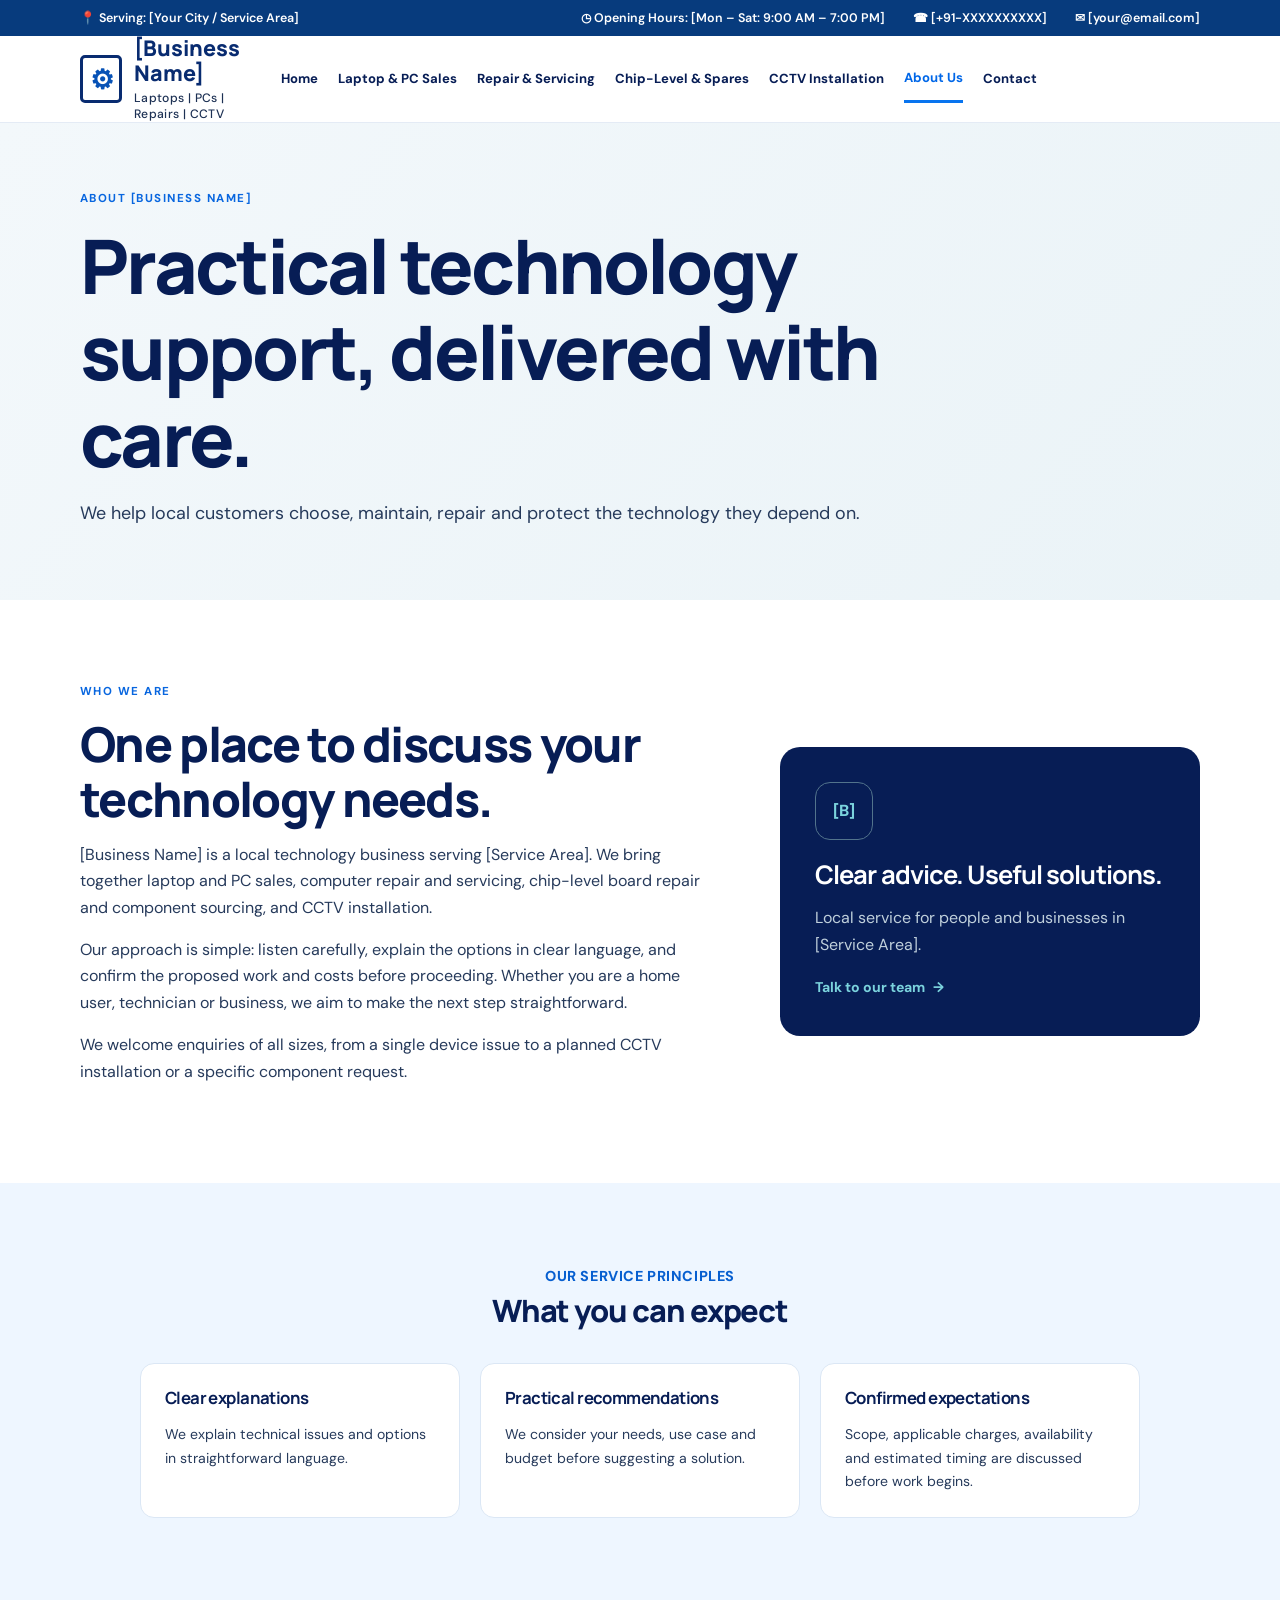
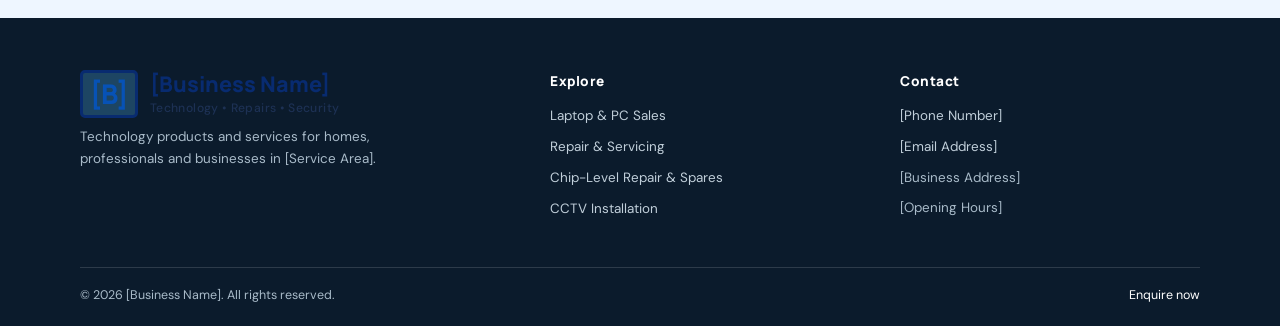
<file: about.html>
<!doctype html>
<html lang="en"><head><meta charset="utf-8"><meta name="viewport" content="width=device-width, initial-scale=1"><meta name="description" content="Learn about [Business Name], a local technology sales, repair and CCTV service business."><title>About Us | [Business Name]</title><link rel="stylesheet" href="assets/styles.css"><script src="assets/script.js" defer></script></head><body><a class="skip-link" href="#main">Skip to content</a><div class="topbar"><div class="container topbar-inner"><span>📍 Serving: [Your City / Service Area]</span><div class="topbar-contact"><span>◷ Opening Hours: [Mon – Sat: 9:00 AM – 7:00 PM]</span><a href="tel:[Phone Number]">☎ [+91-XXXXXXXXXX]</a><a href="mailto:[Email Address]">✉ [your@email.com]</a></div></div></div><header class="site-header"><div class="container header-inner"><a class="brand" href="index.html"><span class="brand-mark">⚙</span><span>[Business Name]<small>Laptops | PCs | Repairs | CCTV</small></span></a><button class="nav-toggle" aria-expanded="false" aria-controls="site-nav" aria-label="Open navigation"><span></span><span></span><span></span></button><nav id="site-nav" class="site-nav" aria-label="Main navigation"><a href="index.html">Home</a><a href="sales.html">Laptop &amp; PC Sales</a><a href="repairs.html">Repair &amp; Servicing</a><a href="chip-level.html">Chip-Level &amp; Spares</a><a href="cctv.html">CCTV Installation</a><a href="about.html" aria-current="page">About Us</a><a href="contact.html">Contact</a><a href="contact.html#contact-form" class="nav-cta">▦ Book a Service</a></nav></div></header><main id="main"><section class="page-hero"><div class="container"><p class="eyebrow">About [Business Name]</p><h1>Practical technology support, delivered with care.</h1><p class="lead">We help local customers choose, maintain, repair and protect the technology they depend on.</p></div></section><section class="section"><div class="container about-layout"><div><p class="eyebrow">Who we are</p><h2>One place to discuss your technology needs.</h2><p>[Business Name] is a local technology business serving [Service Area]. We bring together laptop and PC sales, computer repair and servicing, chip-level board repair and component sourcing, and CCTV installation.</p><p>Our approach is simple: listen carefully, explain the options in clear language, and confirm the proposed work and costs before proceeding. Whether you are a home user, technician or business, we aim to make the next step straightforward.</p><p>We welcome enquiries of all sizes, from a single device issue to a planned CCTV installation or a specific component request.</p></div><div class="about-highlight"><span class="highlight-symbol">[B]</span><h3>Clear advice. Useful solutions.</h3><p>Local service for people and businesses in [Service Area].</p><a class="text-link" href="contact.html">Talk to our team <span>→</span></a></div></div></section><section class="section section-soft"><div class="container section-heading"><p class="eyebrow">Our service principles</p><h2>What you can expect</h2><div class="principle-grid"><article><h3>Clear explanations</h3><p>We explain technical issues and options in straightforward language.</p></article><article><h3>Practical recommendations</h3><p>We consider your needs, use case and budget before suggesting a solution.</p></article><article><h3>Confirmed expectations</h3><p>Scope, applicable charges, availability and estimated timing are discussed before work begins.</p></article></div></div></section></main><footer class="site-footer"><div class="container footer-grid"><div><a class="brand brand-footer" href="index.html"><span class="brand-mark">[B]</span><span>[Business Name]<small>Technology • Repairs • Security</small></span></a><p class="footer-about">Technology products and services for homes, professionals and businesses in [Service Area].</p></div><div><h2>Explore</h2><a href="sales.html">Laptop & PC Sales</a><a href="repairs.html">Repair & Servicing</a><a href="chip-level.html">Chip-Level Repair & Spares</a><a href="cctv.html">CCTV Installation</a></div><div><h2>Contact</h2><a href="tel:[Phone Number]">[Phone Number]</a><a href="mailto:[Email Address]">[Email Address]</a><p>[Business Address]</p><p>[Opening Hours]</p></div></div><div class="container footer-bottom"><span>© <span data-year></span> [Business Name]. All rights reserved.</span><a href="contact.html">Enquire now</a></div></footer></body></html>
</file>
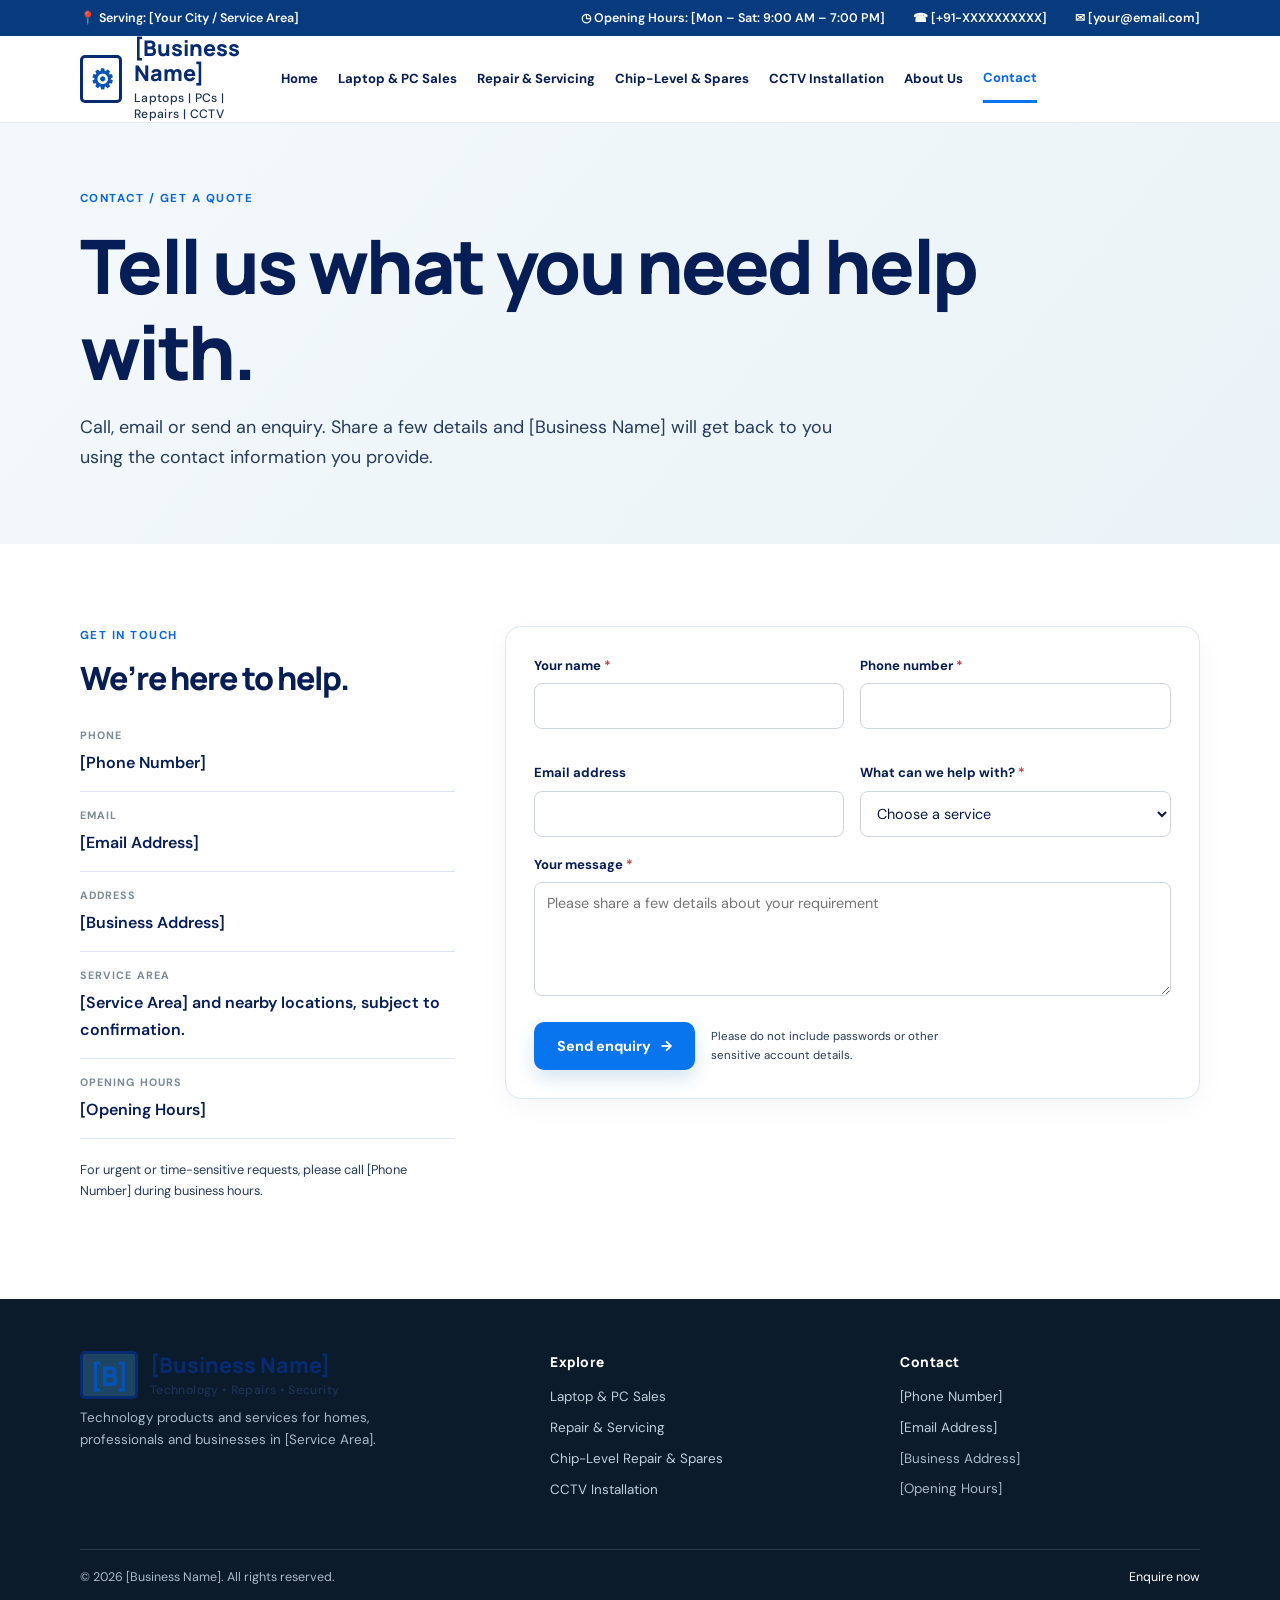
<file: contact.html>
<!doctype html>
<html lang="en"><head><meta charset="utf-8"><meta name="viewport" content="width=device-width, initial-scale=1"><meta name="description" content="Contact [Business Name] for laptop sales, computer repairs, chip-level services, component spares and CCTV installation."><title>Contact & Get a Quote | [Business Name]</title><link rel="stylesheet" href="assets/styles.css"><script src="assets/script.js" defer></script></head><body><a class="skip-link" href="#main">Skip to content</a><div class="topbar"><div class="container topbar-inner"><span>📍 Serving: [Your City / Service Area]</span><div class="topbar-contact"><span>◷ Opening Hours: [Mon – Sat: 9:00 AM – 7:00 PM]</span><a href="tel:[Phone Number]">☎ [+91-XXXXXXXXXX]</a><a href="mailto:[Email Address]">✉ [your@email.com]</a></div></div></div><header class="site-header"><div class="container header-inner"><a class="brand" href="index.html"><span class="brand-mark">⚙</span><span>[Business Name]<small>Laptops | PCs | Repairs | CCTV</small></span></a><button class="nav-toggle" aria-expanded="false" aria-controls="site-nav" aria-label="Open navigation"><span></span><span></span><span></span></button><nav id="site-nav" class="site-nav" aria-label="Main navigation"><a href="index.html">Home</a><a href="sales.html">Laptop &amp; PC Sales</a><a href="repairs.html">Repair &amp; Servicing</a><a href="chip-level.html">Chip-Level &amp; Spares</a><a href="cctv.html">CCTV Installation</a><a href="about.html">About Us</a><a href="contact.html" aria-current="page">Contact</a><a href="contact.html#contact-form" class="nav-cta">▦ Book a Service</a></nav></div></header><main id="main"><section class="page-hero"><div class="container"><p class="eyebrow">Contact / Get a quote</p><h1>Tell us what you need help with.</h1><p class="lead">Call, email or send an enquiry. Share a few details and [Business Name] will get back to you using the contact information you provide.</p></div></section><section class="section"><div class="container contact-grid"><div class="contact-details"><p class="eyebrow">Get in touch</p><h2>We’re here to help.</h2><div class="contact-item"><span>Phone</span><a href="tel:[Phone Number]">[Phone Number]</a></div><div class="contact-item"><span>Email</span><a href="mailto:[Email Address]">[Email Address]</a></div><div class="contact-item"><span>Address</span><p>[Business Address]</p></div><div class="contact-item"><span>Service area</span><p>[Service Area] and nearby locations, subject to confirmation.</p></div><div class="contact-item"><span>Opening hours</span><p>[Opening Hours]</p></div><p class="contact-small">For urgent or time-sensitive requests, please call [Phone Number] during business hours.</p></div><div class="contact-form-card"><section class="form-section" id="contact-form"><div class="form-wrap"><div class="form-intro"><p class="eyebrow">Start an enquiry</p><h2>Send an enquiry</h2><p>Choose the service you are interested in and tell us how we can help.</p><p class="form-side-note">We’ll use these details to understand your request and contact you about the next step.</p></div><form class="request-form" data-request-form data-form-type="contact-form">
<div class="form-grid"><div class="field"><label for="contact-name">Your name <span>*</span></label><input id="contact-name" name="name" autocomplete="name" required></div><div class="field"><label for="contact-phone">Phone number <span>*</span></label><input id="contact-phone" name="phone" type="tel" autocomplete="tel" required pattern="[0-9+() .-]{7,20}" title="Enter a valid phone number"></div><div class="field"><label for="contact-email">Email address</label><input id="contact-email" name="email" type="email" autocomplete="email"></div><div class="field"><label for="contact-topic">What can we help with? <span>*</span></label><select id="contact-topic" name="enquiry_type" required><option value="">Choose a service</option><option>Laptop / PC sales</option><option>Computer repair / servicing</option><option>Chip-level repair / component spares</option><option>CCTV installation</option><option>General enquiry</option></select></div></div><div class="field"><label for="contact-message">Your message <span>*</span></label><textarea id="contact-message" name="message" rows="5" required placeholder="Please share a few details about your requirement"></textarea></div>
<div class="form-actions"><button class="button button-primary" type="submit">Send enquiry <span aria-hidden="true">→</span></button><p class="privacy-note">Please do not include passwords or other sensitive account details.</p></div><div class="form-message" role="status" aria-live="polite"></div>
</form></div></section></div></div></section></main><footer class="site-footer"><div class="container footer-grid"><div><a class="brand brand-footer" href="index.html"><span class="brand-mark">[B]</span><span>[Business Name]<small>Technology • Repairs • Security</small></span></a><p class="footer-about">Technology products and services for homes, professionals and businesses in [Service Area].</p></div><div><h2>Explore</h2><a href="sales.html">Laptop & PC Sales</a><a href="repairs.html">Repair & Servicing</a><a href="chip-level.html">Chip-Level Repair & Spares</a><a href="cctv.html">CCTV Installation</a></div><div><h2>Contact</h2><a href="tel:[Phone Number]">[Phone Number]</a><a href="mailto:[Email Address]">[Email Address]</a><p>[Business Address]</p><p>[Opening Hours]</p></div></div><div class="container footer-bottom"><span>© <span data-year></span> [Business Name]. All rights reserved.</span><a href="contact.html">Enquire now</a></div></footer></body></html>
</file>
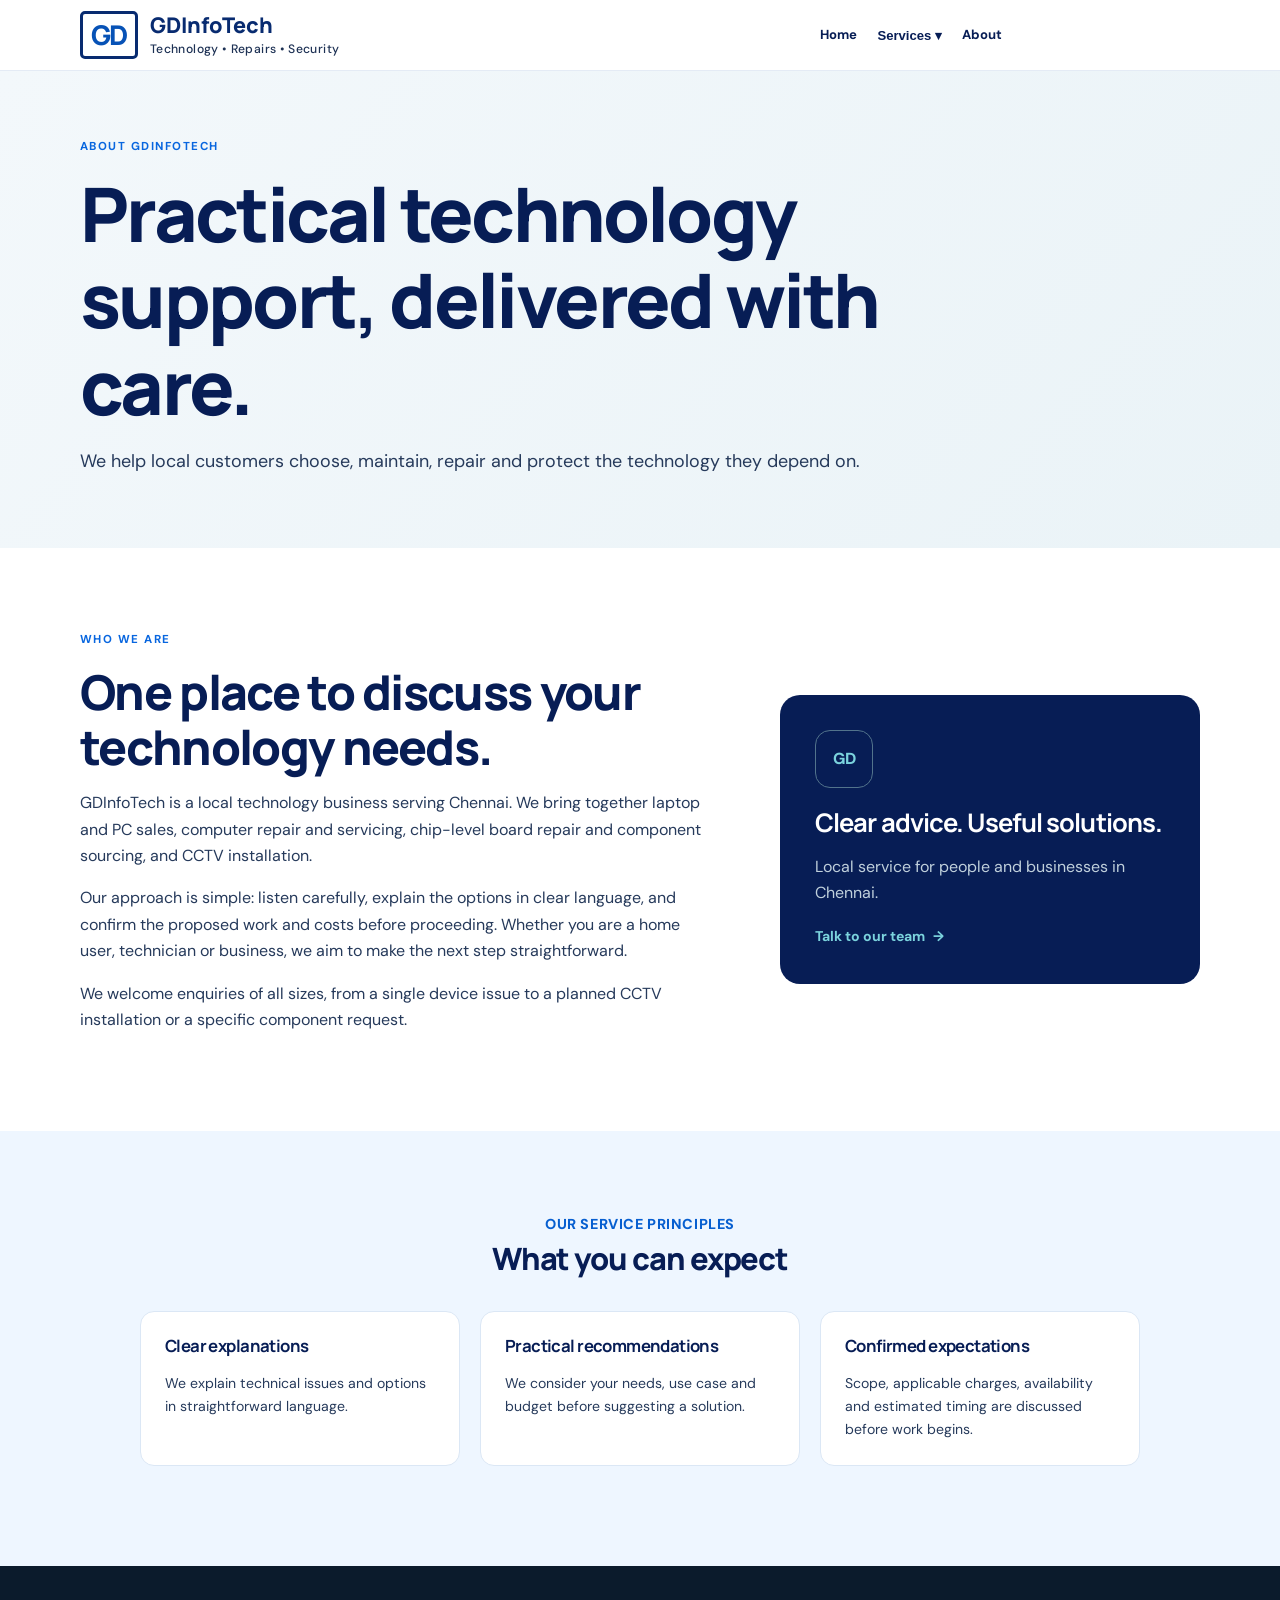
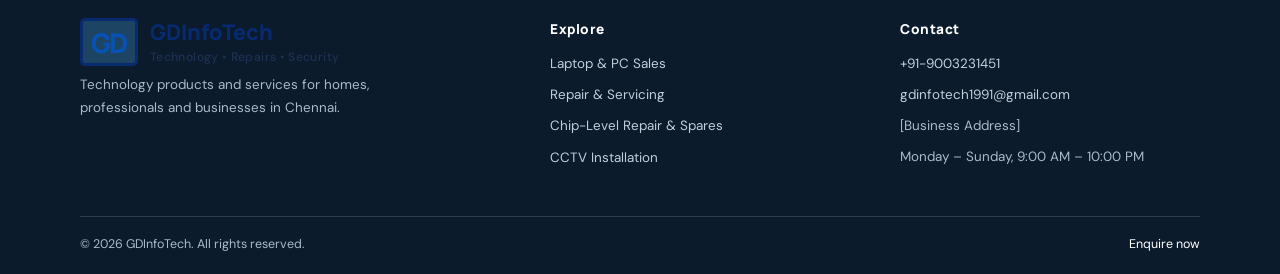
<file: GDInfoTech/about.html>
<!doctype html>
<html lang="en"><head><meta charset="utf-8"><meta name="viewport" content="width=device-width, initial-scale=1"><meta name="description" content="Learn about GDInfoTech, a local technology sales, repair and CCTV service business."><title>About Us | GDInfoTech</title><link rel="stylesheet" href="assets/styles.css"><script src="assets/script.js" defer></script></head><body><a class="skip-link" href="#main">Skip to content</a><header class="site-header"><div class="container header-inner">
<a class="brand" href="index.html"><span class="brand-mark">GD</span><span>GDInfoTech<small>Technology • Repairs • Security</small></span></a>
<button class="nav-toggle" aria-expanded="false" aria-controls="site-nav" aria-label="Open navigation"><span></span><span></span><span></span></button>
<nav id="site-nav" class="site-nav" aria-label="Main navigation"><a href="index.html">Home</a>
<div class="nav-group"><button class="nav-dropdown" aria-expanded="false">Services <span aria-hidden="true">▾</span></button><div class="nav-submenu"><a href="sales.html">Laptop & PC Sales</a><a href="repairs.html">Repair & Servicing</a><a href="chip-level.html">Chip-Level Repair & Spares</a><a href="cctv.html">CCTV Installation</a></div></div>
<a href="about.html">About</a><a href="contact.html" class="nav-cta">Contact / Get a Quote</a></nav></div></header><main id="main"><section class="page-hero"><div class="container"><p class="eyebrow">About GDInfoTech</p><h1>Practical technology support, delivered with care.</h1><p class="lead">We help local customers choose, maintain, repair and protect the technology they depend on.</p></div></section><section class="section"><div class="container about-layout"><div><p class="eyebrow">Who we are</p><h2>One place to discuss your technology needs.</h2><p>GDInfoTech is a local technology business serving Chennai. We bring together laptop and PC sales, computer repair and servicing, chip-level board repair and component sourcing, and CCTV installation.</p><p>Our approach is simple: listen carefully, explain the options in clear language, and confirm the proposed work and costs before proceeding. Whether you are a home user, technician or business, we aim to make the next step straightforward.</p><p>We welcome enquiries of all sizes, from a single device issue to a planned CCTV installation or a specific component request.</p></div><div class="about-highlight"><span class="highlight-symbol">GD</span><h3>Clear advice. Useful solutions.</h3><p>Local service for people and businesses in Chennai.</p><a class="text-link" href="contact.html">Talk to our team <span>→</span></a></div></div></section><section class="section section-soft"><div class="container section-heading"><p class="eyebrow">Our service principles</p><h2>What you can expect</h2><div class="principle-grid"><article><h3>Clear explanations</h3><p>We explain technical issues and options in straightforward language.</p></article><article><h3>Practical recommendations</h3><p>We consider your needs, use case and budget before suggesting a solution.</p></article><article><h3>Confirmed expectations</h3><p>Scope, applicable charges, availability and estimated timing are discussed before work begins.</p></article></div></div></section></main><footer class="site-footer"><div class="container footer-grid"><div><a class="brand brand-footer" href="index.html"><span class="brand-mark">GD</span><span>GDInfoTech<small>Technology • Repairs • Security</small></span></a><p class="footer-about">Technology products and services for homes, professionals and businesses in Chennai.</p></div><div><h2>Explore</h2><a href="sales.html">Laptop & PC Sales</a><a href="repairs.html">Repair & Servicing</a><a href="chip-level.html">Chip-Level Repair & Spares</a><a href="cctv.html">CCTV Installation</a></div><div><h2>Contact</h2><a href="tel:+919003231451">+91-9003231451</a><a href="mailto:gdinfotech1991@gmail.com">gdinfotech1991@gmail.com</a><p>[Business Address]</p><p>Monday – Sunday, 9:00 AM – 10:00 PM</p></div></div><div class="container footer-bottom"><span>© <span data-year></span> GDInfoTech. All rights reserved.</span><a href="contact.html">Enquire now</a></div></footer></body></html>
</file>
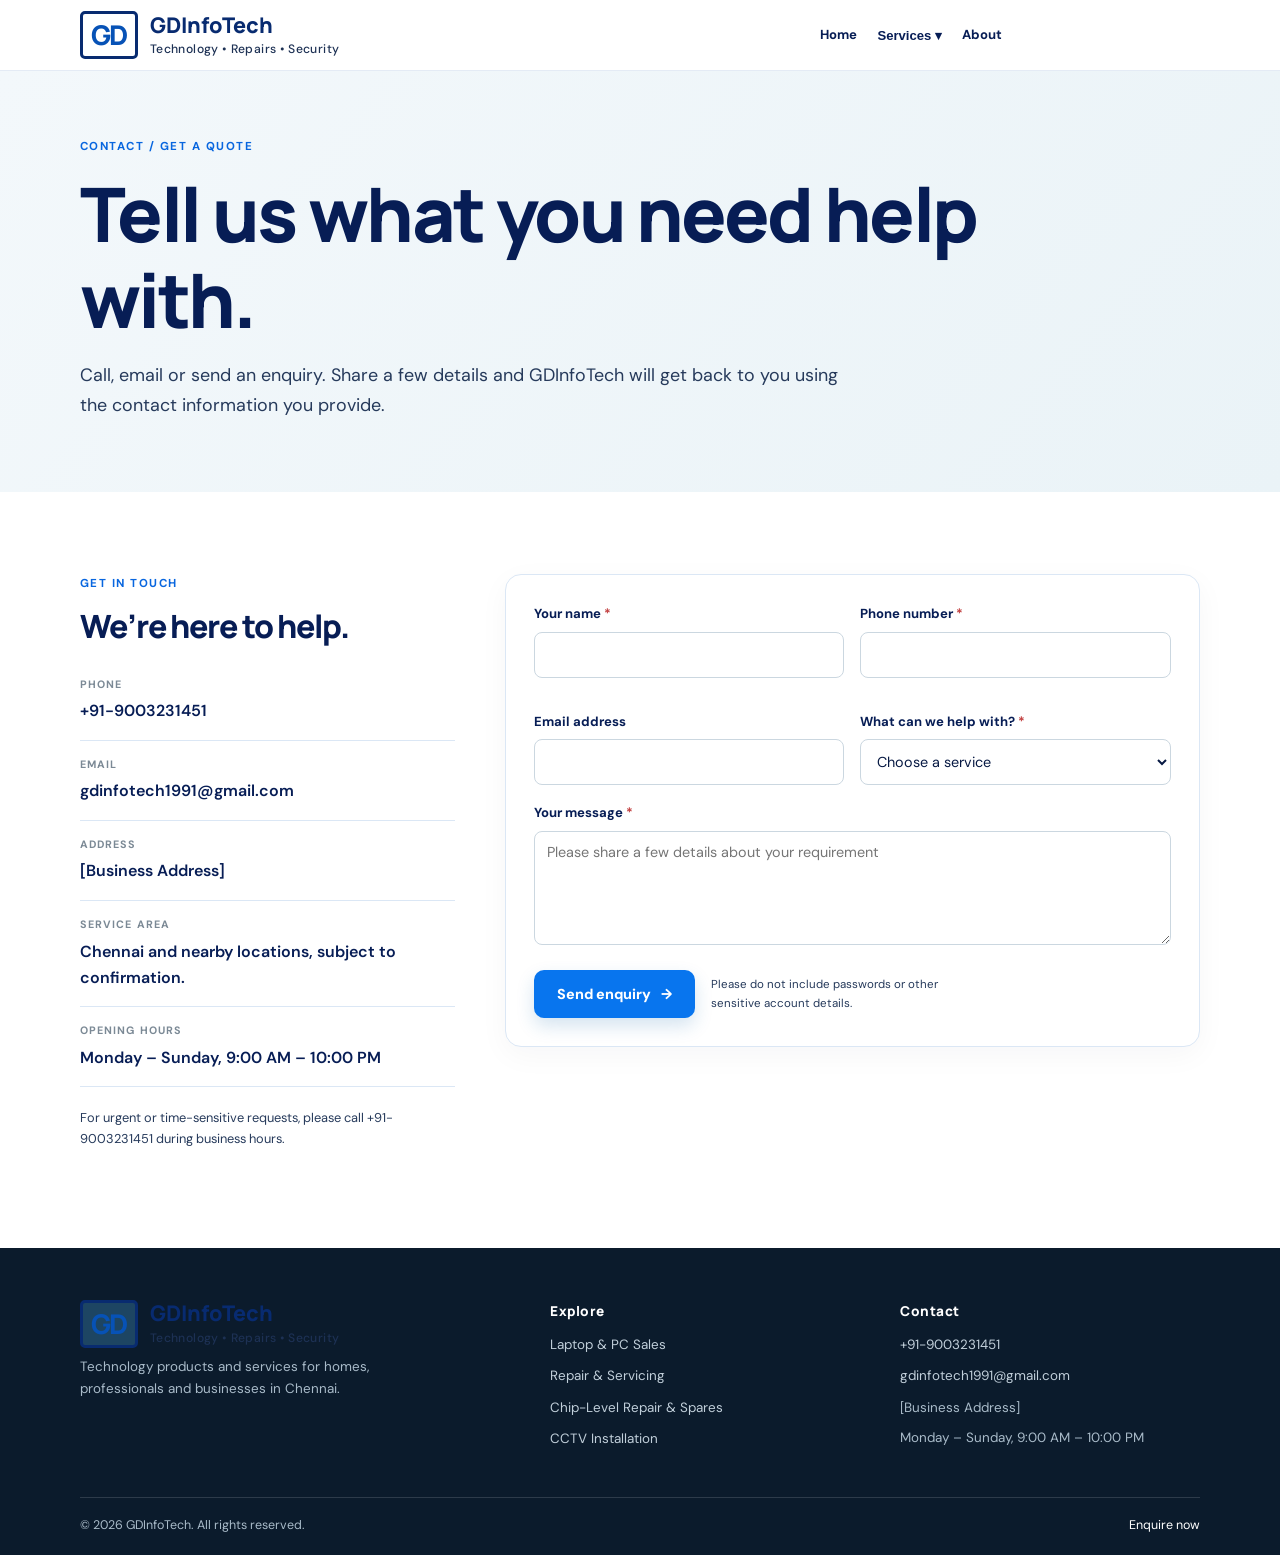
<file: GDInfoTech/contact.html>
<!doctype html>
<html lang="en"><head><meta charset="utf-8"><meta name="viewport" content="width=device-width, initial-scale=1"><meta name="description" content="Contact GDInfoTech for laptop sales, computer repairs, chip-level services, component spares and CCTV installation."><title>Contact & Get a Quote | GDInfoTech</title><link rel="stylesheet" href="assets/styles.css"><script src="assets/script.js" defer></script></head><body><a class="skip-link" href="#main">Skip to content</a><header class="site-header"><div class="container header-inner">
<a class="brand" href="index.html"><span class="brand-mark">GD</span><span>GDInfoTech<small>Technology • Repairs • Security</small></span></a>
<button class="nav-toggle" aria-expanded="false" aria-controls="site-nav" aria-label="Open navigation"><span></span><span></span><span></span></button>
<nav id="site-nav" class="site-nav" aria-label="Main navigation"><a href="index.html">Home</a>
<div class="nav-group"><button class="nav-dropdown" aria-expanded="false">Services <span aria-hidden="true">▾</span></button><div class="nav-submenu"><a href="sales.html">Laptop & PC Sales</a><a href="repairs.html">Repair & Servicing</a><a href="chip-level.html">Chip-Level Repair & Spares</a><a href="cctv.html">CCTV Installation</a></div></div>
<a href="about.html">About</a><a href="contact.html" class="nav-cta">Contact / Get a Quote</a></nav></div></header><main id="main"><section class="page-hero"><div class="container"><p class="eyebrow">Contact / Get a quote</p><h1>Tell us what you need help with.</h1><p class="lead">Call, email or send an enquiry. Share a few details and GDInfoTech will get back to you using the contact information you provide.</p></div></section><section class="section"><div class="container contact-grid"><div class="contact-details"><p class="eyebrow">Get in touch</p><h2>We’re here to help.</h2><div class="contact-item"><span>Phone</span><a href="tel:+919003231451">+91-9003231451</a></div><div class="contact-item"><span>Email</span><a href="mailto:gdinfotech1991@gmail.com">gdinfotech1991@gmail.com</a></div><div class="contact-item"><span>Address</span><p>[Business Address]</p></div><div class="contact-item"><span>Service area</span><p>Chennai and nearby locations, subject to confirmation.</p></div><div class="contact-item"><span>Opening hours</span><p>Monday – Sunday, 9:00 AM – 10:00 PM</p></div><p class="contact-small">For urgent or time-sensitive requests, please call +91-9003231451 during business hours.</p></div><div class="contact-form-card"><section class="form-section" id="contact-form"><div class="form-wrap"><div class="form-intro"><p class="eyebrow">Start an enquiry</p><h2>Send an enquiry</h2><p>Choose the service you are interested in and tell us how we can help.</p><p class="form-side-note">We’ll use these details to understand your request and contact you about the next step.</p></div><form class="request-form" data-request-form data-form-type="contact-form">
<div class="form-grid"><div class="field"><label for="contact-name">Your name <span>*</span></label><input id="contact-name" name="name" autocomplete="name" required></div><div class="field"><label for="contact-phone">Phone number <span>*</span></label><input id="contact-phone" name="phone" type="tel" autocomplete="tel" required pattern="[0-9+() .-]{7,20}" title="Enter a valid phone number"></div><div class="field"><label for="contact-email">Email address</label><input id="contact-email" name="email" type="email" autocomplete="email"></div><div class="field"><label for="contact-topic">What can we help with? <span>*</span></label><select id="contact-topic" name="enquiry_type" required><option value="">Choose a service</option><option>Laptop / PC sales</option><option>Computer repair / servicing</option><option>Chip-level repair / component spares</option><option>CCTV installation</option><option>General enquiry</option></select></div></div><div class="field"><label for="contact-message">Your message <span>*</span></label><textarea id="contact-message" name="message" rows="5" required placeholder="Please share a few details about your requirement"></textarea></div>
<div class="form-actions"><button class="button button-primary" type="submit">Send enquiry <span aria-hidden="true">→</span></button><p class="privacy-note">Please do not include passwords or other sensitive account details.</p></div><div class="form-message" role="status" aria-live="polite"></div>
</form></div></section></div></div></section></main><footer class="site-footer"><div class="container footer-grid"><div><a class="brand brand-footer" href="index.html"><span class="brand-mark">GD</span><span>GDInfoTech<small>Technology • Repairs • Security</small></span></a><p class="footer-about">Technology products and services for homes, professionals and businesses in Chennai.</p></div><div><h2>Explore</h2><a href="sales.html">Laptop & PC Sales</a><a href="repairs.html">Repair & Servicing</a><a href="chip-level.html">Chip-Level Repair & Spares</a><a href="cctv.html">CCTV Installation</a></div><div><h2>Contact</h2><a href="tel:+919003231451">+91-9003231451</a><a href="mailto:gdinfotech1991@gmail.com">gdinfotech1991@gmail.com</a><p>[Business Address]</p><p>Monday – Sunday, 9:00 AM – 10:00 PM</p></div></div><div class="container footer-bottom"><span>© <span data-year></span> GDInfoTech. All rights reserved.</span><a href="contact.html">Enquire now</a></div></footer></body></html>
</file>
<file: assets/styles.css>
@import url('https://fonts.googleapis.com/css2?family=DM+Sans:wght@400;500;600;700&family=Manrope:wght@400;500;600;700;800&display=swap');
:root{--navy:#10243a;--navy-2:#183550;--blue:#1769aa;--cyan:#39b6c8;--ink:#182635;--muted:#5e6d7b;--line:#dce5ec;--soft:#f3f7fa;--white:#fff;--radius:18px;--shadow:0 18px 48px rgba(16,36,58,.09)}
*{box-sizing:border-box}html{scroll-behavior:smooth}body{margin:0;color:var(--ink);font-family:"DM Sans",Arial,sans-serif;line-height:1.65;background:#fff}h1,h2,h3{font-family:Manrope,"DM Sans",sans-serif;line-height:1.15;letter-spacing:-.035em;color:var(--navy);margin:0 0 16px}h1{font-size:clamp(2.45rem,7vw,4.7rem);font-weight:800}h2{font-size:clamp(1.9rem,4vw,3rem);font-weight:800}h3{font-size:1.25rem;font-weight:700}p{margin:0 0 16px;color:var(--muted)}a{color:var(--blue);text-decoration:none}a:hover{text-decoration:underline}.container{width:min(1120px,calc(100% - 40px));margin-inline:auto}.skip-link{position:absolute;left:-9999px;top:8px;background:#fff;padding:12px;z-index:100}.skip-link:focus{left:8px}.site-header{position:sticky;top:0;z-index:20;background:rgba(255,255,255,.96);backdrop-filter:blur(14px);border-bottom:1px solid var(--line)}.header-inner{min-height:76px;display:flex;align-items:center;justify-content:space-between;gap:20px}.brand{display:flex;align-items:center;gap:11px;color:var(--navy);font:800 1rem Manrope,sans-serif;line-height:1.15}.brand:hover{text-decoration:none}.brand small{display:block;font:500 .66rem "DM Sans",sans-serif;color:var(--muted);letter-spacing:.03em;margin-top:4px}.brand-mark{display:grid;place-items:center;width:42px;height:42px;border-radius:12px;background:var(--navy);color:#fff;font-size:.8rem;letter-spacing:-.04em}.site-nav{display:flex;align-items:center;gap:23px}.site-nav>a,.nav-dropdown{font-size:.88rem;font-weight:600;color:var(--navy);background:none;border:0;padding:12px 0;cursor:pointer}.site-nav a[aria-current=page]{color:var(--blue)}.nav-cta{padding:11px 16px!important;border-radius:9px;background:var(--blue);color:#fff!important}.nav-cta:hover{background:#10588f;text-decoration:none}.nav-group{position:relative}.nav-submenu{display:none;position:absolute;top:100%;left:-18px;min-width:220px;padding:9px;background:#fff;border:1px solid var(--line);border-radius:12px;box-shadow:var(--shadow)}.nav-submenu a{display:block;padding:10px 12px;color:var(--navy);font-size:.88rem;border-radius:7px}.nav-submenu a:hover{background:var(--soft);text-decoration:none}.nav-group:hover .nav-submenu,.nav-group:focus-within .nav-submenu,.nav-group.open .nav-submenu{display:block}.nav-toggle{display:none;border:1px solid var(--line);background:#fff;border-radius:9px;padding:10px}.nav-toggle span{display:block;width:20px;height:2px;background:var(--navy);margin:4px}
.hero{padding:76px 0 82px;background:radial-gradient(circle at 85% 20%,rgba(57,182,200,.18),transparent 30%),linear-gradient(135deg,#f4f8fb,#edf4f8)}.hero-grid{display:grid;grid-template-columns:1.12fr .88fr;gap:54px;align-items:center}.eyebrow{text-transform:uppercase;letter-spacing:.13em;font-size:.72rem;font-weight:700;color:var(--blue);margin-bottom:15px}.lead{font-size:1.12rem;max-width:690px;line-height:1.7}.hero-copy .lead{max-width:620px}.button-row{display:flex;flex-wrap:wrap;gap:12px;margin:28px 0 18px}.button{display:inline-flex;justify-content:center;align-items:center;gap:10px;min-height:48px;padding:12px 19px;border:1px solid transparent;border-radius:9px;font:700 .9rem "DM Sans",sans-serif;cursor:pointer;text-decoration:none;transition:.2s}.button:hover{text-decoration:none;transform:translateY(-1px)}.button-primary{background:var(--blue);color:#fff}.button-primary:hover{background:#10588f}.button-secondary{background:#fff;border-color:var(--line);color:var(--navy)}.hero-note{font-size:.84rem}.hero-note a{font-weight:700}.hero-panel{padding:25px;background:var(--navy);color:#fff;border-radius:22px;box-shadow:0 25px 65px rgba(16,36,58,.18)}.hero-panel-top{font-size:.76rem;text-transform:uppercase;letter-spacing:.1em;color:#b8d2e4;padding-bottom:18px;border-bottom:1px solid rgba(255,255,255,.15)}.status-dot{display:inline-block;width:7px;height:7px;border-radius:50%;background:var(--cyan);margin-right:8px}.service-mini{display:flex;align-items:center;gap:14px;padding:17px 0;border-bottom:1px solid rgba(255,255,255,.13)}.mini-icon{display:grid;place-items:center;width:38px;height:38px;flex:none;border:1px solid rgba(255,255,255,.25);border-radius:10px;color:#7bd3dd;font-size:.72rem;font-weight:700}.service-mini strong,.service-mini small{display:block}.service-mini strong{font-size:.95rem}.service-mini small{font-size:.78rem;color:#b8c8d5;margin-top:3px}.hero-panel-bottom{font-size:.8rem;color:#b8c8d5;padding-top:17px}.trust-strip{background:#fff;border-bottom:1px solid var(--line)}.trust-items{display:flex;justify-content:space-between;gap:18px;flex-wrap:wrap;padding:18px 0;color:var(--navy);font-size:.8rem;font-weight:700}.trust-items span:before{content:"✓";color:#1598a8;margin-right:8px}.section{padding:82px 0}.section-heading{max-width:700px;margin:0 auto 38px;text-align:center}.section-heading>p:last-child{max-width:610px;margin-inline:auto}.card-grid{display:grid;grid-template-columns:repeat(4,1fr);gap:16px}.service-card{border:1px solid var(--line);border-radius:var(--radius);padding:23px;background:#fff;transition:.2s}.service-card:hover{transform:translateY(-4px);box-shadow:var(--shadow)}.card-number{font-size:.65rem;letter-spacing:.12em;font-weight:700;color:#81909d}.card-icon{display:grid;place-items:center;width:46px;height:46px;margin:22px 0 18px;background:#eaf5f8;border-radius:13px;color:var(--blue);font-size:1.35rem}.service-card p{font-size:.9rem;min-height:106px}.text-link{font-size:.88rem;font-weight:700;color:var(--blue)}.text-link span{margin-left:5px}.section-dark{background:var(--navy);color:#fff}.section-dark h2{color:#fff}.eyebrow-light{color:#7bd3dd}.split{display:grid;grid-template-columns:1fr 1fr;gap:70px;align-items:start}.process-list{list-style:none;margin:0;padding:0}.process-list li{display:flex;gap:18px;padding:0 0 23px;margin-bottom:23px;border-bottom:1px solid rgba(255,255,255,.17)}.process-list li:last-child{border:0;margin:0}.process-list li>span{font-size:.75rem;color:#7bd3dd;font-weight:700}.process-list strong{color:#fff}.process-list p{font-size:.88rem;color:#b8c8d5;margin:5px 0 0}.cta-section{padding:55px 0}.cta-box{padding:34px 40px;background:var(--soft);border-radius:20px;display:flex;align-items:center;justify-content:space-between;gap:30px}.cta-box h2{font-size:2rem;margin-bottom:8px}.cta-box p{margin:0}.site-footer{background:#0b1b2c;color:#fff;padding:52px 0 20px}.footer-grid{display:grid;grid-template-columns:1.4fr 1fr 1fr;gap:50px;padding-bottom:38px}.brand-footer{color:#fff}.brand-footer small{color:#a9bbc9}.brand-footer .brand-mark{background:#1d4563}.footer-about{max-width:300px;margin-top:18px;color:#a9bbc9;font-size:.86rem}.footer-grid h2{font-size:.85rem;letter-spacing:.04em;color:#fff;margin:4px 0 15px}.footer-grid>div>a:not(.brand){display:block;color:#c1cfda;font-size:.84rem;margin:9px 0}.footer-grid p{color:#a9bbc9;font-size:.84rem;margin:8px 0}.footer-bottom{border-top:1px solid rgba(255,255,255,.14);padding-top:17px;display:flex;justify-content:space-between;color:#a9bbc9;font-size:.78rem}.footer-bottom a{color:#fff}
.page-hero{padding:66px 0 62px;background:linear-gradient(130deg,#f3f8fb,#eaf3f7)}.page-hero h1{max-width:850px}.page-hero .lead{max-width:760px}.page-hero .button{margin-top:12px}.two-col-content{display:grid;grid-template-columns:1.35fr .8fr;gap:65px;align-items:start}.two-col-content h2{font-size:2rem}.two-col-content h3{margin-top:28px}.two-col-content p{max-width:720px}.check-list{list-style:none;padding:0;margin:18px 0}.check-list li{position:relative;padding:8px 0 8px 27px;color:var(--muted)}.check-list li:before{content:"✓";position:absolute;left:0;color:#1598a8;font-weight:700}.info-panel{padding:27px;background:var(--soft);border:1px solid var(--line);border-radius:16px}.info-panel h3{margin-top:0}.info-panel p{font-size:.9rem}.info-panel p:last-child{margin-bottom:0}.form-section{padding:70px 20px;background:var(--soft)}.form-wrap{max-width:1040px;margin:auto;display:grid;grid-template-columns:.75fr 1.25fr;gap:55px;align-items:start}.form-intro h2{font-size:2rem}.form-side-note{font-size:.87rem;border-left:3px solid var(--cyan);padding-left:14px;margin-top:25px}.request-form{background:#fff;border:1px solid var(--line);border-radius:16px;padding:27px;box-shadow:0 8px 30px rgba(16,36,58,.04)}.form-grid{display:grid;grid-template-columns:1fr 1fr;gap:16px}.field{margin-bottom:17px}.field label{display:block;font-size:.82rem;font-weight:700;color:var(--navy);margin-bottom:7px}.field label span{color:#c13d3d}.field input,.field select,.field textarea{width:100%;min-height:46px;border:1px solid #cbd7e0;border-radius:8px;padding:11px 12px;font:400 .9rem "DM Sans",sans-serif;color:var(--ink);background:#fff}.field textarea{resize:vertical;min-height:100px}.field input:focus,.field select:focus,.field textarea:focus{outline:3px solid rgba(23,105,170,.16);border-color:var(--blue)}.form-actions{display:flex;align-items:center;gap:16px;flex-wrap:wrap}.privacy-note{font-size:.72rem;margin:0;max-width:260px}.form-message{display:none;margin-top:16px;padding:13px 15px;border-radius:8px;font-size:.88rem}.form-message.success{display:block;background:#e8f6ef;color:#17623c}.form-message.error{display:block;background:#fff0ed;color:#9d3428}.contact-grid{display:grid;grid-template-columns:.7fr 1.3fr;gap:50px;align-items:start}.contact-details h2{font-size:2rem}.contact-item{padding:15px 0;border-bottom:1px solid var(--line)}.contact-item span{display:block;color:#7b8995;text-transform:uppercase;letter-spacing:.1em;font-size:.67rem;font-weight:700;margin-bottom:5px}.contact-item a,.contact-item p{margin:0;font-weight:600;color:var(--navy)}.contact-small{font-size:.8rem;margin-top:20px}.contact-form-card .form-section{padding:0;background:transparent}.contact-form-card .form-wrap{display:block}.contact-form-card .form-intro{display:none}.contact-form-card .request-form{padding:28px}.about-layout{display:grid;grid-template-columns:1.2fr .8fr;gap:70px;align-items:center}.about-layout p{max-width:700px}.about-highlight{padding:35px;background:var(--navy);border-radius:20px;color:#fff}.about-highlight h3{color:#fff;font-size:1.6rem;margin-top:20px}.about-highlight p{color:#c0d0dc}.highlight-symbol{display:grid;place-items:center;width:58px;height:58px;border:1px solid #52738c;border-radius:15px;color:#7bd3dd;font-weight:800}.about-highlight .text-link{color:#7bd3dd}.section-soft{background:var(--soft)}.principle-grid{display:grid;grid-template-columns:repeat(3,1fr);gap:20px;text-align:left;margin-top:35px}.principle-grid article{background:#fff;padding:24px;border:1px solid var(--line);border-radius:14px}.principle-grid h3{font-size:1.05rem}.principle-grid p{font-size:.88rem;margin:0}
@media(max-width:900px){.card-grid{grid-template-columns:repeat(2,1fr)}.hero-grid{gap:30px}.site-nav{gap:14px}.two-col-content,.form-wrap,.contact-grid,.about-layout{gap:35px}.split{gap:35px}}
@media(max-width:700px){.container{width:min(100% - 32px,560px)}.header-inner{min-height:68px}.nav-toggle{display:block}.site-nav{display:none;position:absolute;top:68px;left:0;right:0;background:#fff;padding:12px 20px 20px;border-bottom:1px solid var(--line);box-shadow:var(--shadow);align-items:stretch;gap:2px}.site-nav.open{display:flex;flex-direction:column}.site-nav>a,.nav-dropdown{display:block;text-align:left;padding:12px 8px}.nav-cta{margin-top:6px;text-align:center!important}.nav-submenu{position:static;box-shadow:none;border:0;padding:0 0 6px 12px}.nav-submenu a{padding:9px}.hero{padding:50px 0}.hero-grid{grid-template-columns:1fr}.hero-panel{margin-top:8px}.trust-items{display:grid;grid-template-columns:1fr 1fr;gap:12px;font-size:.75rem}.section{padding:60px 0}.card-grid{gap:12px}.service-card{padding:18px}.service-card p{min-height:0}.split,.two-col-content,.form-wrap,.contact-grid,.about-layout{grid-template-columns:1fr}.split{gap:28px}.cta-box{align-items:flex-start;flex-direction:column;padding:27px}.footer-grid{grid-template-columns:1fr 1fr;gap:28px}.footer-grid>div:first-child{grid-column:1/-1}.page-hero{padding:48px 0}.form-section{padding:50px 16px}.form-wrap{gap:25px}.request-form{padding:20px}.contact-form-card .request-form{padding:20px}.about-layout{gap:30px}.principle-grid{grid-template-columns:1fr}.footer-bottom{gap:12px;flex-direction:column}}
@media(max-width:420px){.card-grid{grid-template-columns:1fr}.form-grid{grid-template-columns:1fr;gap:0}.trust-items{grid-template-columns:1fr}.button-row .button{width:100%}.footer-grid{grid-template-columns:1fr}.footer-grid>div:first-child{grid-column:auto}}
@media(prefers-reduced-motion:reduce){html{scroll-behavior:auto}*,*:before,*:after{transition:none!important}}


/* Image-led visual upgrade */
.hero{background:linear-gradient(115deg,#08284b 0%,#0c477e 58%,#eaf5fb 58%,#eaf5fb 100%);color:#fff;overflow:hidden}
.hero h1,.hero .lead{color:#fff}
.hero .eyebrow{color:#75e0eb}
.hero-note{color:#d3e5f3}
.hero-note a{color:#fff}
.hero-visual{position:relative;min-height:390px;border-radius:24px;overflow:hidden;box-shadow:0 24px 60px rgba(0,0,0,.24);border:5px solid rgba(255,255,255,.16)}
.hero-visual:after{content:"";position:absolute;inset:0;background:linear-gradient(0deg,rgba(5,25,47,.65),transparent 55%)}
.hero-visual img{position:absolute;width:100%;height:100%;object-fit:cover;inset:0}
.hero-visual-badge{position:absolute;z-index:1;bottom:20px;left:20px;right:20px;display:flex;align-items:center;gap:12px;padding:16px 18px;background:rgba(7,31,55,.86);border:1px solid rgba(255,255,255,.25);border-radius:13px;backdrop-filter:blur(10px)}
.hero-visual-badge strong,.hero-visual-badge small{display:block;color:#fff}
.hero-visual-badge small{font-size:.78rem;color:#c8d9e6;margin-top:3px}
.card-grid{gap:20px}
.service-card{padding:0 0 23px;overflow:hidden;border:1px solid #dce7ef;box-shadow:0 7px 22px rgba(16,36,58,.055)}
.service-card .card-number,.service-card .card-icon,.service-card h3,.service-card p,.service-card .text-link{margin-left:22px;margin-right:22px}
.service-card .card-number{margin-top:19px}
.service-photo{display:block;width:100%;height:178px;object-fit:cover;transition:transform .35s}
.service-card:hover .service-photo{transform:scale(1.035)}
.service-card .card-icon{margin-top:18px}
.service-card p{min-height:94px}
.page-photo-wrap{margin-top:-18px;position:relative;z-index:2}
.page-photo{display:block;width:100%;height:260px;object-fit:cover;border-radius:20px;box-shadow:0 18px 45px rgba(16,36,58,.15)}
.page-hero{padding-bottom:55px}
.page-hero h1{max-width:900px}
.page-hero .lead{max-width:780px}
.button-primary{box-shadow:0 8px 18px rgba(23,105,170,.18)}
.service-card .text-link{display:inline-block}
.info-panel{box-shadow:0 12px 30px rgba(16,36,58,.05)}
@media(max-width:700px){
 .hero{background:linear-gradient(160deg,#08284b 0%,#0c477e 63%,#eaf5fb 63%,#eaf5fb 100%)}
 .hero-visual{min-height:250px}
 .service-photo{height:190px}
 .page-photo{height:210px}
 .page-photo-wrap{margin-top:-10px}
}

/* Reference-inspired home page refresh */
:root{--navy:#071d55;--navy-2:#073d83;--blue:#0866df;--cyan:#24c9f0;--ink:#071943;--muted:#263a5b;--line:#dbe7f5;--soft:#eef6ff}
body{font-family:"DM Sans",Arial,sans-serif;color:var(--ink)}
.topbar{background:#073b7d;color:#fff;font-size:.78rem;font-weight:600}
.topbar-inner{min-height:36px;display:flex;align-items:center;justify-content:space-between;gap:18px}
.topbar-contact{display:flex;align-items:center;gap:28px}.topbar a{color:#fff}
.site-header{position:relative;background:#fff;border-bottom:1px solid #e4ebf5}
.header-inner{min-height:70px}.brand{font-size:1.35rem;color:#082b70;gap:12px}.brand small{font-size:.76rem;color:#1d3154;font-weight:500}.brand-mark{width:58px;height:48px;border-radius:5px;background:#fff;color:#0752b6;border:3px solid #082b70;font-size:1.7rem}
.site-nav{gap:20px}.site-nav>a,.nav-dropdown{font-size:.82rem;font-weight:700;white-space:nowrap}.site-nav>a[aria-current=page]{color:#0067e8;border-bottom:3px solid #0874ef}.nav-cta{padding:12px 17px!important;border-radius:9px;background:#0866df;color:#fff!important}
.hero{padding:0;background:linear-gradient(110deg,#062a68 0%,#064b9d 52%,#e8f6ff 52%,#e8f6ff 100%);min-height:315px}
.hero-grid{width:100%;max-width:none;padding:0;display:grid;grid-template-columns:46% 54%;gap:0;align-items:stretch;min-height:315px}
.hero-copy{padding:28px max(38px,calc((100vw - 1420px)/2));padding-right:28px;align-self:center}.hero h1{font-size:clamp(2.3rem,4vw,3.1rem);line-height:1.05;color:#fff;max-width:610px;margin-bottom:12px}.hero h1 span{display:block;color:#29c8f2}.hero .eyebrow{display:none}.hero-services{font-size:.9rem;color:#fff;font-weight:700;line-height:1.4;margin-bottom:15px}.hero .lead{font-size:.95rem;line-height:1.4;color:#fff;max-width:550px;margin-bottom:16px}.hero .button-row{gap:15px}.button{border-radius:10px;padding:12px 22px;font-weight:800}.button-primary{background:#0875ee}.button-secondary{background:#fff;color:#061b4b;border:1px solid #dce8f7}.hero-visual{min-height:315px;border:0;border-radius:0;box-shadow:none;position:relative}.hero-visual:after{display:none}.hero-visual img{object-fit:cover}
.home-services{padding:18px 0 24px;background:linear-gradient(180deg,#f3f8ff,#fff)}.section-heading{text-align:center;margin:0 auto 18px;max-width:1000px}.section-heading .eyebrow{color:#075fd0;text-transform:uppercase;font-size:.9rem;font-weight:800;letter-spacing:.04em;margin-bottom:4px}.section-heading h2{font-size:clamp(1.45rem,2.4vw,2rem);margin-bottom:6px}.section-heading>p:last-child{font-size:.92rem;color:#152b54;margin:0}.card-grid{grid-template-columns:repeat(4,minmax(0,1fr));gap:18px}.service-card{padding:0 0 18px;border-radius:14px;border:1px solid #d9e6f7;box-shadow:none;background:#fff}.service-photo{height:135px}.card-heading{display:flex;align-items:center;gap:10px;padding:0 18px;margin-top:-22px;position:relative}.service-card .card-icon{flex:0 0 54px;width:54px;height:54px;margin:0;border:4px solid white;border-radius:50%;background:#0968dc;color:#fff;font-size:1.4rem;box-shadow:0 2px 7px #8ca8c8}.card-heading h3{font-size:1.15rem;margin:16px 0 0;letter-spacing:-.04em}.service-card p{font-size:.84rem;line-height:1.35;min-height:43px;margin:10px 18px 7px}.service-card ul{list-style:none;padding:0;margin:0 18px 13px}.service-card li{font-size:.8rem;line-height:1.45;margin:5px 0;padding-left:18px;position:relative}.service-card li:before{content:'✓';position:absolute;left:0;color:#0865d9;font-weight:900}.card-action{display:block;margin:0 18px;padding:8px 9px;border-radius:9px;background:#0865d9;color:white;text-align:center;font-weight:800;font-size:.82rem}.card-action:hover{color:#fff;text-decoration:none;filter:brightness(.94)}.repair-card{background:linear-gradient(#fff,#effbf8)}.repair-card .card-icon,.repair-card .card-action{background:#07998e}.chip-card{background:linear-gradient(#fff,#f5f0ff)}.chip-card .card-icon,.chip-card .card-action{background:#5a26c7}.chip-card li:before{color:#5a26c7}.cctv-card{background:linear-gradient(#fff,#fff6ed)}.cctv-card .card-icon,.cctv-card .card-action{background:#f18a00}.cctv-card li:before{color:#ed8500}
.benefit-strip{background:#eff6ff;padding:12px 0}.benefit-items{display:grid;grid-template-columns:repeat(4,1fr)}.benefit-items>div{display:flex;align-items:center;justify-content:center;gap:13px;padding:0 14px;border-right:1px solid #b8cbe6}.benefit-items>div:last-child{border:0}.benefit-items b{font-size:2rem;color:#071d55;font-weight:400}.benefit-items strong,.benefit-items small{display:block}.benefit-items strong{font-size:.9rem}.benefit-items small{font-size:.75rem;color:#29436a}
@media(max-width:1050px){.site-nav{gap:10px}.site-nav>a{font-size:.74rem}.brand{font-size:1.05rem}.card-heading h3{font-size:1rem}.service-card li{font-size:.74rem}}
@media(max-width:800px){.topbar-inner{padding:7px 0;align-items:flex-start;flex-direction:column;gap:4px}.topbar-contact{gap:12px;flex-wrap:wrap}.header-inner{min-height:68px}.site-nav{display:none;position:absolute;top:68px;left:0;right:0;background:#fff;padding:12px 20px 20px;box-shadow:var(--shadow);z-index:30}.site-nav.open{display:flex;flex-direction:column;align-items:stretch}.site-nav>a{font-size:.9rem}.hero-grid{grid-template-columns:1fr}.hero-copy{padding:35px 24px}.hero-visual{min-height:250px}.card-grid{grid-template-columns:repeat(2,minmax(0,1fr))}.benefit-items{grid-template-columns:repeat(2,1fr);gap:12px}.benefit-items>div:nth-child(2){border:0}}
@media(max-width:520px){.topbar{font-size:.7rem}.topbar-contact{display:grid;grid-template-columns:1fr 1fr}.brand{font-size:1rem}.brand-mark{width:44px;height:40px}.hero h1{font-size:2.25rem}.hero-copy{padding:30px 20px}.hero .button-row{display:grid;grid-template-columns:1fr 1fr}.hero .button{padding:11px 8px;font-size:.83rem}.card-grid{grid-template-columns:1fr}.service-photo{height:180px}.benefit-items{grid-template-columns:1fr}.benefit-items>div{justify-content:flex-start;border:0;border-bottom:1px solid #d0deef;padding:8px 18px}.section-heading h2{font-size:1.45rem}}

/* Final reference-matched homepage layout */
.reference-hero{min-height:302px;display:grid;grid-template-columns:46% 54%;background:#073a86;overflow:hidden}
.reference-hero-copy{padding:36px max(34px,calc((100vw - 1420px)/2));padding-right:28px;align-self:center;color:#fff}
.reference-kicker{color:#d5e9ff;font-size:1rem;margin:0 0 4px}
.reference-hero h1{font-size:clamp(2.15rem,3.3vw,3.25rem);line-height:1.08;color:#fff;margin:0 0 12px;letter-spacing:-.045em}
.reference-hero h1 span{color:#42b8ef}
.reference-services{font-weight:700;color:#fff;font-size:.9rem;line-height:1.5;margin:0 0 13px}
.reference-lead{color:#e4efff;max-width:600px;font-size:.95rem;line-height:1.5;margin:0 0 19px}
.reference-hero-image{min-height:302px;background:linear-gradient(90deg,rgba(4,43,103,.05),transparent),url('https://images.unsplash.com/photo-1519389950473-47ba0277781c?auto=format&fit=crop&w=1800&q=90') center/cover no-repeat;clip-path:polygon(10% 0,100% 0,100% 100%,0 100%)}
.button-outline-light{background:#fff;color:#09275d;border:2px solid #fff}
.reference-services-section{padding:18px 0 22px;background:linear-gradient(180deg,#f5f9ff,#fff)}
.reference-section-title{text-align:center;margin:0 auto 16px}
.reference-section-title h2{font-size:clamp(1.7rem,2.5vw,2.35rem);margin:0 0 5px;color:#09245b}
.reference-section-title h2 span,.reference-why h2 span{color:#0864ce}
.reference-section-title p{color:#142d55;margin:0;font-size:.92rem}
.reference-card-grid{display:grid;grid-template-columns:repeat(4,minmax(0,1fr));gap:18px}
.reference-card{border:1px solid #dfe7f0;border-radius:15px;overflow:hidden;background:#fff;box-shadow:0 3px 7px rgba(10,35,72,.12);display:flex;flex-direction:column;min-width:0}
.reference-card>img{width:100%;height:145px;object-fit:cover;display:block}
.reference-card-content{padding:0 18px 15px;display:flex;flex-direction:column;flex:1}
.reference-card-title{display:flex;align-items:center;gap:10px;margin-top:-18px;position:relative;min-height:45px}
.reference-icon{display:grid;place-items:center;width:42px;height:42px;border-radius:10px;background:#0871df;color:white;border:3px solid #fff;font-size:1.35rem;box-shadow:0 2px 5px #9ab4d2;flex:0 0 42px}
.reference-card h3{font-size:1.05rem;margin:15px 0 0;letter-spacing:-.035em}
.reference-card p{font-size:.82rem;line-height:1.4;color:#15284a;margin:8px 0 13px;flex:1}
.reference-card a{align-self:flex-start;display:inline-block;background:#e2f2ff;color:#0759bd;font-size:.82rem;font-weight:800;padding:7px 15px;border-radius:9px}
.reference-card a:hover{background:#cce8ff;text-decoration:none}
.reference-why{background:#eef7ff;padding:14px 0;border-bottom:1px solid #d7e9fa}
.reference-why-inner{display:grid;grid-template-columns:1.35fr repeat(4,1fr);align-items:center;gap:14px}
.reference-why h2{font-size:1.8rem;margin:0;padding-right:18px;line-height:1.1}
.why-point{display:flex;align-items:center;justify-content:center;gap:12px;min-height:52px;border-left:1px solid #b7cde8;padding-left:14px;color:#0a2457}
.why-point b{font-size:2rem;color:#0867d3;font-weight:500;line-height:1}
.why-point strong{font-size:.82rem;line-height:1.3}
.reference-bottom-cta{background:linear-gradient(110deg,#06417f,#064caa);color:white;padding:15px 0;position:relative;overflow:hidden}
.reference-cta-inner{display:flex;align-items:center;gap:20px}
.cta-symbol{font-size:2.7rem;color:#fff;line-height:1}
.cta-copy{flex:1}.cta-copy h2{font-size:1.25rem;color:#fff;margin:0 0 3px}.cta-copy p{color:#e0edff;margin:0;font-size:.9rem}
.button-light,.button-bright{padding:10px 16px;border-radius:9px;font-size:.82rem;white-space:nowrap}
.button-light{background:#fff;color:#09275d}.button-bright{background:#0787ef;color:#fff}
@media(max-width:1050px){.reference-hero-copy{padding-left:28px}.reference-card-grid{gap:12px}.reference-card-content{padding-inline:13px}.reference-card h3{font-size:.95rem}.reference-why-inner{grid-template-columns:1fr 1fr 1fr}.reference-why h2{grid-column:1/-1;text-align:center}.why-point:nth-of-type(2){border-left:0}}
@media(max-width:800px){.reference-hero{grid-template-columns:1fr}.reference-hero-copy{padding:34px 24px}.reference-hero-image{min-height:240px;clip-path:none}.reference-card-grid{grid-template-columns:repeat(2,minmax(0,1fr))}.reference-cta-inner{flex-wrap:wrap}.cta-copy{min-width:60%}.reference-why-inner{grid-template-columns:1fr 1fr}.why-point:nth-of-type(odd){border-left:0}}
@media(max-width:520px){.reference-hero h1{font-size:2.25rem}.reference-services{font-size:.78rem}.reference-hero-copy{padding:28px 20px}.reference-hero-image{min-height:190px}.reference-card-grid{grid-template-columns:1fr}.reference-card>img{height:180px}.reference-why-inner{grid-template-columns:1fr}.reference-why h2{text-align:left}.why-point{justify-content:flex-start;border-left:0;border-bottom:1px solid #d2e2f3;padding:9px 5px}.reference-cta-inner{align-items:flex-start;gap:12px}.cta-symbol{display:none}.cta-copy{flex-basis:100%}.reference-cta-inner .button{width:100%;text-align:center}.reference-section-title h2{font-size:1.65rem}}
</file>
<file: GDInfoTech/assets/styles.css>
@import url('https://fonts.googleapis.com/css2?family=DM+Sans:wght@400;500;600;700&family=Manrope:wght@400;500;600;700;800&display=swap');
:root{--navy:#10243a;--navy-2:#183550;--blue:#1769aa;--cyan:#39b6c8;--ink:#182635;--muted:#5e6d7b;--line:#dce5ec;--soft:#f3f7fa;--white:#fff;--radius:18px;--shadow:0 18px 48px rgba(16,36,58,.09)}
*{box-sizing:border-box}html{scroll-behavior:smooth}body{margin:0;color:var(--ink);font-family:"DM Sans",Arial,sans-serif;line-height:1.65;background:#fff}h1,h2,h3{font-family:Manrope,"DM Sans",sans-serif;line-height:1.15;letter-spacing:-.035em;color:var(--navy);margin:0 0 16px}h1{font-size:clamp(2.45rem,7vw,4.7rem);font-weight:800}h2{font-size:clamp(1.9rem,4vw,3rem);font-weight:800}h3{font-size:1.25rem;font-weight:700}p{margin:0 0 16px;color:var(--muted)}a{color:var(--blue);text-decoration:none}a:hover{text-decoration:underline}.container{width:min(1120px,calc(100% - 40px));margin-inline:auto}.skip-link{position:absolute;left:-9999px;top:8px;background:#fff;padding:12px;z-index:100}.skip-link:focus{left:8px}.site-header{position:sticky;top:0;z-index:20;background:rgba(255,255,255,.96);backdrop-filter:blur(14px);border-bottom:1px solid var(--line)}.header-inner{min-height:76px;display:flex;align-items:center;justify-content:space-between;gap:20px}.brand{display:flex;align-items:center;gap:11px;color:var(--navy);font:800 1rem Manrope,sans-serif;line-height:1.15}.brand:hover{text-decoration:none}.brand small{display:block;font:500 .66rem "DM Sans",sans-serif;color:var(--muted);letter-spacing:.03em;margin-top:4px}.brand-mark{display:grid;place-items:center;width:42px;height:42px;border-radius:12px;background:var(--navy);color:#fff;font-size:.8rem;letter-spacing:-.04em}.site-nav{display:flex;align-items:center;gap:23px}.site-nav>a,.nav-dropdown{font-size:.88rem;font-weight:600;color:var(--navy);background:none;border:0;padding:12px 0;cursor:pointer}.site-nav a[aria-current=page]{color:var(--blue)}.nav-cta{padding:11px 16px!important;border-radius:9px;background:var(--blue);color:#fff!important}.nav-cta:hover{background:#10588f;text-decoration:none}.nav-group{position:relative}.nav-submenu{display:none;position:absolute;top:100%;left:-18px;min-width:220px;padding:9px;background:#fff;border:1px solid var(--line);border-radius:12px;box-shadow:var(--shadow)}.nav-submenu a{display:block;padding:10px 12px;color:var(--navy);font-size:.88rem;border-radius:7px}.nav-submenu a:hover{background:var(--soft);text-decoration:none}.nav-group:hover .nav-submenu,.nav-group:focus-within .nav-submenu,.nav-group.open .nav-submenu{display:block}.nav-toggle{display:none;border:1px solid var(--line);background:#fff;border-radius:9px;padding:10px}.nav-toggle span{display:block;width:20px;height:2px;background:var(--navy);margin:4px}
.hero{padding:76px 0 82px;background:radial-gradient(circle at 85% 20%,rgba(57,182,200,.18),transparent 30%),linear-gradient(135deg,#f4f8fb,#edf4f8)}.hero-grid{display:grid;grid-template-columns:1.12fr .88fr;gap:54px;align-items:center}.eyebrow{text-transform:uppercase;letter-spacing:.13em;font-size:.72rem;font-weight:700;color:var(--blue);margin-bottom:15px}.lead{font-size:1.12rem;max-width:690px;line-height:1.7}.hero-copy .lead{max-width:620px}.button-row{display:flex;flex-wrap:wrap;gap:12px;margin:28px 0 18px}.button{display:inline-flex;justify-content:center;align-items:center;gap:10px;min-height:48px;padding:12px 19px;border:1px solid transparent;border-radius:9px;font:700 .9rem "DM Sans",sans-serif;cursor:pointer;text-decoration:none;transition:.2s}.button:hover{text-decoration:none;transform:translateY(-1px)}.button-primary{background:var(--blue);color:#fff}.button-primary:hover{background:#10588f}.button-secondary{background:#fff;border-color:var(--line);color:var(--navy)}.hero-note{font-size:.84rem}.hero-note a{font-weight:700}.hero-panel{padding:25px;background:var(--navy);color:#fff;border-radius:22px;box-shadow:0 25px 65px rgba(16,36,58,.18)}.hero-panel-top{font-size:.76rem;text-transform:uppercase;letter-spacing:.1em;color:#b8d2e4;padding-bottom:18px;border-bottom:1px solid rgba(255,255,255,.15)}.status-dot{display:inline-block;width:7px;height:7px;border-radius:50%;background:var(--cyan);margin-right:8px}.service-mini{display:flex;align-items:center;gap:14px;padding:17px 0;border-bottom:1px solid rgba(255,255,255,.13)}.mini-icon{display:grid;place-items:center;width:38px;height:38px;flex:none;border:1px solid rgba(255,255,255,.25);border-radius:10px;color:#7bd3dd;font-size:.72rem;font-weight:700}.service-mini strong,.service-mini small{display:block}.service-mini strong{font-size:.95rem}.service-mini small{font-size:.78rem;color:#b8c8d5;margin-top:3px}.hero-panel-bottom{font-size:.8rem;color:#b8c8d5;padding-top:17px}.trust-strip{background:#fff;border-bottom:1px solid var(--line)}.trust-items{display:flex;justify-content:space-between;gap:18px;flex-wrap:wrap;padding:18px 0;color:var(--navy);font-size:.8rem;font-weight:700}.trust-items span:before{content:"✓";color:#1598a8;margin-right:8px}.section{padding:82px 0}.section-heading{max-width:700px;margin:0 auto 38px;text-align:center}.section-heading>p:last-child{max-width:610px;margin-inline:auto}.card-grid{display:grid;grid-template-columns:repeat(4,1fr);gap:16px}.service-card{border:1px solid var(--line);border-radius:var(--radius);padding:23px;background:#fff;transition:.2s}.service-card:hover{transform:translateY(-4px);box-shadow:var(--shadow)}.card-number{font-size:.65rem;letter-spacing:.12em;font-weight:700;color:#81909d}.card-icon{display:grid;place-items:center;width:46px;height:46px;margin:22px 0 18px;background:#eaf5f8;border-radius:13px;color:var(--blue);font-size:1.35rem}.service-card p{font-size:.9rem;min-height:106px}.text-link{font-size:.88rem;font-weight:700;color:var(--blue)}.text-link span{margin-left:5px}.section-dark{background:var(--navy);color:#fff}.section-dark h2{color:#fff}.eyebrow-light{color:#7bd3dd}.split{display:grid;grid-template-columns:1fr 1fr;gap:70px;align-items:start}.process-list{list-style:none;margin:0;padding:0}.process-list li{display:flex;gap:18px;padding:0 0 23px;margin-bottom:23px;border-bottom:1px solid rgba(255,255,255,.17)}.process-list li:last-child{border:0;margin:0}.process-list li>span{font-size:.75rem;color:#7bd3dd;font-weight:700}.process-list strong{color:#fff}.process-list p{font-size:.88rem;color:#b8c8d5;margin:5px 0 0}.cta-section{padding:55px 0}.cta-box{padding:34px 40px;background:var(--soft);border-radius:20px;display:flex;align-items:center;justify-content:space-between;gap:30px}.cta-box h2{font-size:2rem;margin-bottom:8px}.cta-box p{margin:0}.site-footer{background:#0b1b2c;color:#fff;padding:52px 0 20px}.footer-grid{display:grid;grid-template-columns:1.4fr 1fr 1fr;gap:50px;padding-bottom:38px}.brand-footer{color:#fff}.brand-footer small{color:#a9bbc9}.brand-footer .brand-mark{background:#1d4563}.footer-about{max-width:300px;margin-top:18px;color:#a9bbc9;font-size:.86rem}.footer-grid h2{font-size:.85rem;letter-spacing:.04em;color:#fff;margin:4px 0 15px}.footer-grid>div>a:not(.brand){display:block;color:#c1cfda;font-size:.84rem;margin:9px 0}.footer-grid p{color:#a9bbc9;font-size:.84rem;margin:8px 0}.footer-bottom{border-top:1px solid rgba(255,255,255,.14);padding-top:17px;display:flex;justify-content:space-between;color:#a9bbc9;font-size:.78rem}.footer-bottom a{color:#fff}
.page-hero{padding:66px 0 62px;background:linear-gradient(130deg,#f3f8fb,#eaf3f7)}.page-hero h1{max-width:850px}.page-hero .lead{max-width:760px}.page-hero .button{margin-top:12px}.two-col-content{display:grid;grid-template-columns:1.35fr .8fr;gap:65px;align-items:start}.two-col-content h2{font-size:2rem}.two-col-content h3{margin-top:28px}.two-col-content p{max-width:720px}.check-list{list-style:none;padding:0;margin:18px 0}.check-list li{position:relative;padding:8px 0 8px 27px;color:var(--muted)}.check-list li:before{content:"✓";position:absolute;left:0;color:#1598a8;font-weight:700}.info-panel{padding:27px;background:var(--soft);border:1px solid var(--line);border-radius:16px}.info-panel h3{margin-top:0}.info-panel p{font-size:.9rem}.info-panel p:last-child{margin-bottom:0}.form-section{padding:70px 20px;background:var(--soft)}.form-wrap{max-width:1040px;margin:auto;display:grid;grid-template-columns:.75fr 1.25fr;gap:55px;align-items:start}.form-intro h2{font-size:2rem}.form-side-note{font-size:.87rem;border-left:3px solid var(--cyan);padding-left:14px;margin-top:25px}.request-form{background:#fff;border:1px solid var(--line);border-radius:16px;padding:27px;box-shadow:0 8px 30px rgba(16,36,58,.04)}.form-grid{display:grid;grid-template-columns:1fr 1fr;gap:16px}.field{margin-bottom:17px}.field label{display:block;font-size:.82rem;font-weight:700;color:var(--navy);margin-bottom:7px}.field label span{color:#c13d3d}.field input,.field select,.field textarea{width:100%;min-height:46px;border:1px solid #cbd7e0;border-radius:8px;padding:11px 12px;font:400 .9rem "DM Sans",sans-serif;color:var(--ink);background:#fff}.field textarea{resize:vertical;min-height:100px}.field input:focus,.field select:focus,.field textarea:focus{outline:3px solid rgba(23,105,170,.16);border-color:var(--blue)}.form-actions{display:flex;align-items:center;gap:16px;flex-wrap:wrap}.privacy-note{font-size:.72rem;margin:0;max-width:260px}.form-message{display:none;margin-top:16px;padding:13px 15px;border-radius:8px;font-size:.88rem}.form-message.success{display:block;background:#e8f6ef;color:#17623c}.form-message.error{display:block;background:#fff0ed;color:#9d3428}.contact-grid{display:grid;grid-template-columns:.7fr 1.3fr;gap:50px;align-items:start}.contact-details h2{font-size:2rem}.contact-item{padding:15px 0;border-bottom:1px solid var(--line)}.contact-item span{display:block;color:#7b8995;text-transform:uppercase;letter-spacing:.1em;font-size:.67rem;font-weight:700;margin-bottom:5px}.contact-item a,.contact-item p{margin:0;font-weight:600;color:var(--navy)}.contact-small{font-size:.8rem;margin-top:20px}.contact-form-card .form-section{padding:0;background:transparent}.contact-form-card .form-wrap{display:block}.contact-form-card .form-intro{display:none}.contact-form-card .request-form{padding:28px}.about-layout{display:grid;grid-template-columns:1.2fr .8fr;gap:70px;align-items:center}.about-layout p{max-width:700px}.about-highlight{padding:35px;background:var(--navy);border-radius:20px;color:#fff}.about-highlight h3{color:#fff;font-size:1.6rem;margin-top:20px}.about-highlight p{color:#c0d0dc}.highlight-symbol{display:grid;place-items:center;width:58px;height:58px;border:1px solid #52738c;border-radius:15px;color:#7bd3dd;font-weight:800}.about-highlight .text-link{color:#7bd3dd}.section-soft{background:var(--soft)}.principle-grid{display:grid;grid-template-columns:repeat(3,1fr);gap:20px;text-align:left;margin-top:35px}.principle-grid article{background:#fff;padding:24px;border:1px solid var(--line);border-radius:14px}.principle-grid h3{font-size:1.05rem}.principle-grid p{font-size:.88rem;margin:0}
@media(max-width:900px){.card-grid{grid-template-columns:repeat(2,1fr)}.hero-grid{gap:30px}.site-nav{gap:14px}.two-col-content,.form-wrap,.contact-grid,.about-layout{gap:35px}.split{gap:35px}}
@media(max-width:700px){.container{width:min(100% - 32px,560px)}.header-inner{min-height:68px}.nav-toggle{display:block}.site-nav{display:none;position:absolute;top:68px;left:0;right:0;background:#fff;padding:12px 20px 20px;border-bottom:1px solid var(--line);box-shadow:var(--shadow);align-items:stretch;gap:2px}.site-nav.open{display:flex;flex-direction:column}.site-nav>a,.nav-dropdown{display:block;text-align:left;padding:12px 8px}.nav-cta{margin-top:6px;text-align:center!important}.nav-submenu{position:static;box-shadow:none;border:0;padding:0 0 6px 12px}.nav-submenu a{padding:9px}.hero{padding:50px 0}.hero-grid{grid-template-columns:1fr}.hero-panel{margin-top:8px}.trust-items{display:grid;grid-template-columns:1fr 1fr;gap:12px;font-size:.75rem}.section{padding:60px 0}.card-grid{gap:12px}.service-card{padding:18px}.service-card p{min-height:0}.split,.two-col-content,.form-wrap,.contact-grid,.about-layout{grid-template-columns:1fr}.split{gap:28px}.cta-box{align-items:flex-start;flex-direction:column;padding:27px}.footer-grid{grid-template-columns:1fr 1fr;gap:28px}.footer-grid>div:first-child{grid-column:1/-1}.page-hero{padding:48px 0}.form-section{padding:50px 16px}.form-wrap{gap:25px}.request-form{padding:20px}.contact-form-card .request-form{padding:20px}.about-layout{gap:30px}.principle-grid{grid-template-columns:1fr}.footer-bottom{gap:12px;flex-direction:column}}
@media(max-width:420px){.card-grid{grid-template-columns:1fr}.form-grid{grid-template-columns:1fr;gap:0}.trust-items{grid-template-columns:1fr}.button-row .button{width:100%}.footer-grid{grid-template-columns:1fr}.footer-grid>div:first-child{grid-column:auto}}
@media(prefers-reduced-motion:reduce){html{scroll-behavior:auto}*,*:before,*:after{transition:none!important}}


/* Image-led visual upgrade */
.hero{background:linear-gradient(115deg,#08284b 0%,#0c477e 58%,#eaf5fb 58%,#eaf5fb 100%);color:#fff;overflow:hidden}
.hero h1,.hero .lead{color:#fff}
.hero .eyebrow{color:#75e0eb}
.hero-note{color:#d3e5f3}
.hero-note a{color:#fff}
.hero-visual{position:relative;min-height:390px;border-radius:24px;overflow:hidden;box-shadow:0 24px 60px rgba(0,0,0,.24);border:5px solid rgba(255,255,255,.16)}
.hero-visual:after{content:"";position:absolute;inset:0;background:linear-gradient(0deg,rgba(5,25,47,.65),transparent 55%)}
.hero-visual img{position:absolute;width:100%;height:100%;object-fit:cover;inset:0}
.hero-visual-badge{position:absolute;z-index:1;bottom:20px;left:20px;right:20px;display:flex;align-items:center;gap:12px;padding:16px 18px;background:rgba(7,31,55,.86);border:1px solid rgba(255,255,255,.25);border-radius:13px;backdrop-filter:blur(10px)}
.hero-visual-badge strong,.hero-visual-badge small{display:block;color:#fff}
.hero-visual-badge small{font-size:.78rem;color:#c8d9e6;margin-top:3px}
.card-grid{gap:20px}
.service-card{padding:0 0 23px;overflow:hidden;border:1px solid #dce7ef;box-shadow:0 7px 22px rgba(16,36,58,.055)}
.service-card .card-number,.service-card .card-icon,.service-card h3,.service-card p,.service-card .text-link{margin-left:22px;margin-right:22px}
.service-card .card-number{margin-top:19px}
.service-photo{display:block;width:100%;height:178px;object-fit:cover;transition:transform .35s}
.service-card:hover .service-photo{transform:scale(1.035)}
.service-card .card-icon{margin-top:18px}
.service-card p{min-height:94px}
.page-photo-wrap{margin-top:-18px;position:relative;z-index:2}
.page-photo{display:block;width:100%;height:260px;object-fit:cover;border-radius:20px;box-shadow:0 18px 45px rgba(16,36,58,.15)}
.page-hero{padding-bottom:55px}
.page-hero h1{max-width:900px}
.page-hero .lead{max-width:780px}
.button-primary{box-shadow:0 8px 18px rgba(23,105,170,.18)}
.service-card .text-link{display:inline-block}
.info-panel{box-shadow:0 12px 30px rgba(16,36,58,.05)}
@media(max-width:700px){
 .hero{background:linear-gradient(160deg,#08284b 0%,#0c477e 63%,#eaf5fb 63%,#eaf5fb 100%)}
 .hero-visual{min-height:250px}
 .service-photo{height:190px}
 .page-photo{height:210px}
 .page-photo-wrap{margin-top:-10px}
}

/* Reference-inspired home page refresh */
:root{--navy:#071d55;--navy-2:#073d83;--blue:#0866df;--cyan:#24c9f0;--ink:#071943;--muted:#263a5b;--line:#dbe7f5;--soft:#eef6ff}
body{font-family:"DM Sans",Arial,sans-serif;color:var(--ink)}
.topbar{background:#073b7d;color:#fff;font-size:.78rem;font-weight:600}
.topbar-inner{min-height:36px;display:flex;align-items:center;justify-content:space-between;gap:18px}
.topbar-contact{display:flex;align-items:center;gap:28px}.topbar a{color:#fff}
.site-header{position:relative;background:#fff;border-bottom:1px solid #e4ebf5}
.header-inner{min-height:70px}.brand{font-size:1.35rem;color:#082b70;gap:12px}.brand small{font-size:.76rem;color:#1d3154;font-weight:500}.brand-mark{width:58px;height:48px;border-radius:5px;background:#fff;color:#0752b6;border:3px solid #082b70;font-size:1.7rem}
.site-nav{gap:20px}.site-nav>a,.nav-dropdown{font-size:.82rem;font-weight:700;white-space:nowrap}.site-nav>a[aria-current=page]{color:#0067e8;border-bottom:3px solid #0874ef}.nav-cta{padding:12px 17px!important;border-radius:9px;background:#0866df;color:#fff!important}
.hero{padding:0;background:linear-gradient(110deg,#062a68 0%,#064b9d 52%,#e8f6ff 52%,#e8f6ff 100%);min-height:315px}
.hero-grid{width:100%;max-width:none;padding:0;display:grid;grid-template-columns:46% 54%;gap:0;align-items:stretch;min-height:315px}
.hero-copy{padding:28px max(38px,calc((100vw - 1420px)/2));padding-right:28px;align-self:center}.hero h1{font-size:clamp(2.3rem,4vw,3.1rem);line-height:1.05;color:#fff;max-width:610px;margin-bottom:12px}.hero h1 span{display:block;color:#29c8f2}.hero .eyebrow{display:none}.hero-services{font-size:.9rem;color:#fff;font-weight:700;line-height:1.4;margin-bottom:15px}.hero .lead{font-size:.95rem;line-height:1.4;color:#fff;max-width:550px;margin-bottom:16px}.hero .button-row{gap:15px}.button{border-radius:10px;padding:12px 22px;font-weight:800}.button-primary{background:#0875ee}.button-secondary{background:#fff;color:#061b4b;border:1px solid #dce8f7}.hero-visual{min-height:315px;border:0;border-radius:0;box-shadow:none;position:relative}.hero-visual:after{display:none}.hero-visual img{object-fit:cover}
.home-services{padding:18px 0 24px;background:linear-gradient(180deg,#f3f8ff,#fff)}.section-heading{text-align:center;margin:0 auto 18px;max-width:1000px}.section-heading .eyebrow{color:#075fd0;text-transform:uppercase;font-size:.9rem;font-weight:800;letter-spacing:.04em;margin-bottom:4px}.section-heading h2{font-size:clamp(1.45rem,2.4vw,2rem);margin-bottom:6px}.section-heading>p:last-child{font-size:.92rem;color:#152b54;margin:0}.card-grid{grid-template-columns:repeat(4,minmax(0,1fr));gap:18px}.service-card{padding:0 0 18px;border-radius:14px;border:1px solid #d9e6f7;box-shadow:none;background:#fff}.service-photo{height:135px}.card-heading{display:flex;align-items:center;gap:10px;padding:0 18px;margin-top:-22px;position:relative}.service-card .card-icon{flex:0 0 54px;width:54px;height:54px;margin:0;border:4px solid white;border-radius:50%;background:#0968dc;color:#fff;font-size:1.4rem;box-shadow:0 2px 7px #8ca8c8}.card-heading h3{font-size:1.15rem;margin:16px 0 0;letter-spacing:-.04em}.service-card p{font-size:.84rem;line-height:1.35;min-height:43px;margin:10px 18px 7px}.service-card ul{list-style:none;padding:0;margin:0 18px 13px}.service-card li{font-size:.8rem;line-height:1.45;margin:5px 0;padding-left:18px;position:relative}.service-card li:before{content:'✓';position:absolute;left:0;color:#0865d9;font-weight:900}.card-action{display:block;margin:0 18px;padding:8px 9px;border-radius:9px;background:#0865d9;color:white;text-align:center;font-weight:800;font-size:.82rem}.card-action:hover{color:#fff;text-decoration:none;filter:brightness(.94)}.repair-card{background:linear-gradient(#fff,#effbf8)}.repair-card .card-icon,.repair-card .card-action{background:#07998e}.chip-card{background:linear-gradient(#fff,#f5f0ff)}.chip-card .card-icon,.chip-card .card-action{background:#5a26c7}.chip-card li:before{color:#5a26c7}.cctv-card{background:linear-gradient(#fff,#fff6ed)}.cctv-card .card-icon,.cctv-card .card-action{background:#f18a00}.cctv-card li:before{color:#ed8500}
.benefit-strip{background:#eff6ff;padding:12px 0}.benefit-items{display:grid;grid-template-columns:repeat(4,1fr)}.benefit-items>div{display:flex;align-items:center;justify-content:center;gap:13px;padding:0 14px;border-right:1px solid #b8cbe6}.benefit-items>div:last-child{border:0}.benefit-items b{font-size:2rem;color:#071d55;font-weight:400}.benefit-items strong,.benefit-items small{display:block}.benefit-items strong{font-size:.9rem}.benefit-items small{font-size:.75rem;color:#29436a}
@media(max-width:1050px){.site-nav{gap:10px}.site-nav>a{font-size:.74rem}.brand{font-size:1.05rem}.card-heading h3{font-size:1rem}.service-card li{font-size:.74rem}}
@media(max-width:800px){.topbar-inner{padding:7px 0;align-items:flex-start;flex-direction:column;gap:4px}.topbar-contact{gap:12px;flex-wrap:wrap}.header-inner{min-height:68px}.site-nav{display:none;position:absolute;top:68px;left:0;right:0;background:#fff;padding:12px 20px 20px;box-shadow:var(--shadow);z-index:30}.site-nav.open{display:flex;flex-direction:column;align-items:stretch}.site-nav>a{font-size:.9rem}.hero-grid{grid-template-columns:1fr}.hero-copy{padding:35px 24px}.hero-visual{min-height:250px}.card-grid{grid-template-columns:repeat(2,minmax(0,1fr))}.benefit-items{grid-template-columns:repeat(2,1fr);gap:12px}.benefit-items>div:nth-child(2){border:0}}
@media(max-width:520px){.topbar{font-size:.7rem}.topbar-contact{display:grid;grid-template-columns:1fr 1fr}.brand{font-size:1rem}.brand-mark{width:44px;height:40px}.hero h1{font-size:2.25rem}.hero-copy{padding:30px 20px}.hero .button-row{display:grid;grid-template-columns:1fr 1fr}.hero .button{padding:11px 8px;font-size:.83rem}.card-grid{grid-template-columns:1fr}.service-photo{height:180px}.benefit-items{grid-template-columns:1fr}.benefit-items>div{justify-content:flex-start;border:0;border-bottom:1px solid #d0deef;padding:8px 18px}.section-heading h2{font-size:1.45rem}}

/* Final reference-matched homepage layout */
.reference-hero{min-height:302px;display:grid;grid-template-columns:46% 54%;background:#073a86;overflow:hidden}
.reference-hero-copy{padding:36px max(34px,calc((100vw - 1420px)/2));padding-right:28px;align-self:center;color:#fff}
.reference-kicker{color:#d5e9ff;font-size:1rem;margin:0 0 4px}
.reference-hero h1{font-size:clamp(2.15rem,3.3vw,3.25rem);line-height:1.08;color:#fff;margin:0 0 12px;letter-spacing:-.045em}
.reference-hero h1 span{color:#42b8ef}
.reference-services{font-weight:700;color:#fff;font-size:.9rem;line-height:1.5;margin:0 0 13px}
.reference-lead{color:#e4efff;max-width:600px;font-size:.95rem;line-height:1.5;margin:0 0 19px}
.reference-hero-image{min-height:302px;background:linear-gradient(90deg,rgba(4,43,103,.05),transparent),url('https://images.unsplash.com/photo-1519389950473-47ba0277781c?auto=format&fit=crop&w=1800&q=90') center/cover no-repeat;clip-path:polygon(10% 0,100% 0,100% 100%,0 100%)}
.button-outline-light{background:#fff;color:#09275d;border:2px solid #fff}
.reference-services-section{padding:18px 0 22px;background:linear-gradient(180deg,#f5f9ff,#fff)}
.reference-section-title{text-align:center;margin:0 auto 16px}
.reference-section-title h2{font-size:clamp(1.7rem,2.5vw,2.35rem);margin:0 0 5px;color:#09245b}
.reference-section-title h2 span,.reference-why h2 span{color:#0864ce}
.reference-section-title p{color:#142d55;margin:0;font-size:.92rem}
.reference-card-grid{display:grid;grid-template-columns:repeat(4,minmax(0,1fr));gap:18px}
.reference-card{border:1px solid #dfe7f0;border-radius:15px;overflow:hidden;background:#fff;box-shadow:0 3px 7px rgba(10,35,72,.12);display:flex;flex-direction:column;min-width:0}
.reference-card>img{width:100%;height:145px;object-fit:cover;display:block}
.reference-card-content{padding:0 18px 15px;display:flex;flex-direction:column;flex:1}
.reference-card-title{display:flex;align-items:center;gap:10px;margin-top:-18px;position:relative;min-height:45px}
.reference-icon{display:grid;place-items:center;width:42px;height:42px;border-radius:10px;background:#0871df;color:white;border:3px solid #fff;font-size:1.35rem;box-shadow:0 2px 5px #9ab4d2;flex:0 0 42px}
.reference-card h3{font-size:1.05rem;margin:15px 0 0;letter-spacing:-.035em}
.reference-card p{font-size:.82rem;line-height:1.4;color:#15284a;margin:8px 0 13px;flex:1}
.reference-card a{align-self:flex-start;display:inline-block;background:#e2f2ff;color:#0759bd;font-size:.82rem;font-weight:800;padding:7px 15px;border-radius:9px}
.reference-card a:hover{background:#cce8ff;text-decoration:none}
.reference-why{background:#eef7ff;padding:14px 0;border-bottom:1px solid #d7e9fa}
.reference-why-inner{display:grid;grid-template-columns:1.35fr repeat(4,1fr);align-items:center;gap:14px}
.reference-why h2{font-size:1.8rem;margin:0;padding-right:18px;line-height:1.1}
.why-point{display:flex;align-items:center;justify-content:center;gap:12px;min-height:52px;border-left:1px solid #b7cde8;padding-left:14px;color:#0a2457}
.why-point b{font-size:2rem;color:#0867d3;font-weight:500;line-height:1}
.why-point strong{font-size:.82rem;line-height:1.3}
.reference-bottom-cta{background:linear-gradient(110deg,#06417f,#064caa);color:white;padding:15px 0;position:relative;overflow:hidden}
.reference-cta-inner{display:flex;align-items:center;gap:20px}
.cta-symbol{font-size:2.7rem;color:#fff;line-height:1}
.cta-copy{flex:1}.cta-copy h2{font-size:1.25rem;color:#fff;margin:0 0 3px}.cta-copy p{color:#e0edff;margin:0;font-size:.9rem}
.button-light,.button-bright{padding:10px 16px;border-radius:9px;font-size:.82rem;white-space:nowrap}
.button-light{background:#fff;color:#09275d}.button-bright{background:#0787ef;color:#fff}
@media(max-width:1050px){.reference-hero-copy{padding-left:28px}.reference-card-grid{gap:12px}.reference-card-content{padding-inline:13px}.reference-card h3{font-size:.95rem}.reference-why-inner{grid-template-columns:1fr 1fr 1fr}.reference-why h2{grid-column:1/-1;text-align:center}.why-point:nth-of-type(2){border-left:0}}
@media(max-width:800px){.reference-hero{grid-template-columns:1fr}.reference-hero-copy{padding:34px 24px}.reference-hero-image{min-height:240px;clip-path:none}.reference-card-grid{grid-template-columns:repeat(2,minmax(0,1fr))}.reference-cta-inner{flex-wrap:wrap}.cta-copy{min-width:60%}.reference-why-inner{grid-template-columns:1fr 1fr}.why-point:nth-of-type(odd){border-left:0}}
@media(max-width:520px){.reference-hero h1{font-size:2.25rem}.reference-services{font-size:.78rem}.reference-hero-copy{padding:28px 20px}.reference-hero-image{min-height:190px}.reference-card-grid{grid-template-columns:1fr}.reference-card>img{height:180px}.reference-why-inner{grid-template-columns:1fr}.reference-why h2{text-align:left}.why-point{justify-content:flex-start;border-left:0;border-bottom:1px solid #d2e2f3;padding:9px 5px}.reference-cta-inner{align-items:flex-start;gap:12px}.cta-symbol{display:none}.cta-copy{flex-basis:100%}.reference-cta-inner .button{width:100%;text-align:center}.reference-section-title h2{font-size:1.65rem}}
</file>
